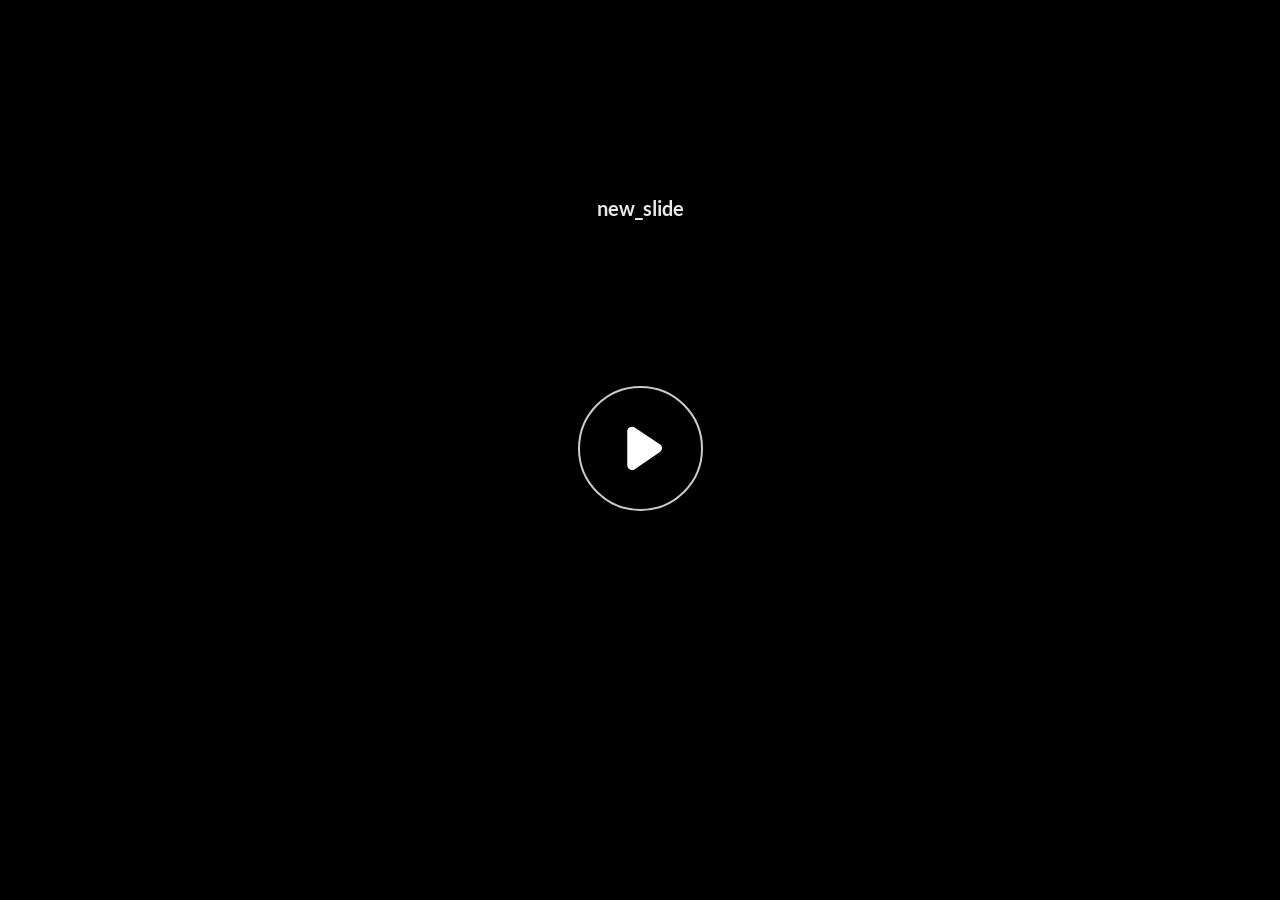
<file: ELCA/index.html>
﻿<!doctype html>
<html lang="en-US">
<head>
  <meta charset="utf-8">
  <!-- Created using Storyline 360 x64 - http://www.articulate.com  -->
  <!-- version: 3.118.37003.0 -->
  <title>new_slide</title>
  <meta http-equiv="x-ua-compatible" content="IE=edge"/>
  <meta name="viewport" content="width=device-width,initial-scale=1,user-scalable=no,shrink-to-fit=no,minimal-ui"/>
  <meta name="apple-mobile-web-app-capable" content="yes"/>
  <style>
    html, body { height: 100%; padding: 0; margin: 0 }
    #app { height: 100%; width: 100%; }
  </style>

  <script>
    window.DS = {};
    window.globals = {
      DATA_PATH_BASE: '',
      HAS_FRAME: true,
      HAS_SLIDE: true,

      lmsPresent: false,
      tinCanPresent: false,
      cmi5Present: false,
      aoSupport: false,
      scale: 'Scaled',
      captureRc: false,
      browserSize: 'optimal',
      bgColor: '#FFFFFF',
      features: 'DropInBase,JsInteractions,LoadPromiseUpgrade,Localization,LocalizationTimeline,MediaPromiseUpgrade,PlayerMemoryEnhancements,PlayerSizeOption,SlideLevelScale',
      themeName: 'unified',
      preloaderColor: '#8C8C8C',
      suppressAnalytics: false,
      productChannel: 'stable',
      publishSource: 'storyline',
      aid: 'aid|dfdf408f-d597-4349-b7f6-b63befe38650',
      cid: 'd3b87244-44ec-446e-882e-025e8b67870e',
      playerVersion: '3.118.37003.0',
      publishTimestamp: '2026-05-31T16:39:44.2518380Z',
      maxIosVideoElements: 10,
      connectionSettings: { message: 'You%20are%20offline.%20Trying%20to%20reconnect...', useDarkTheme: true, mode: 'disabled' },
      hasFeature: function(feature) {
        return this.features.split(',').includes(feature);
      },
      
      parseParams: function(qs) {
        if (window.globals.parsedParams != null) {
          return window.globals.parsedParams;
        }
        qs = (qs || window.location.search.substr(1)).split('+').join(' ');
        var params = {},
            tokens,
            re = /[?&]?([^=]+)=([^&]*)/g;

        while (tokens = re.exec(qs)) {
          params[decodeURIComponent(tokens[1]).trim()] =
            decodeURIComponent(tokens[2]).trim();
        }
        window.globals.parsedParams = params;
        return params;
      }

    };

    if (window.flagsUnderTest != null) {
      window.globals.features = window.flagsUnderTest.reduce((accum, feature) => {
        if (!accum.includes(feature)) {
          accum.push(feature);
        }
        return accum;
      }, window.globals.features.split(',')).join();
    }
  </script>
  <script>
    var isIe11 = ('ActiveXObject' in window || window.MSBlobBuilder != null)
      && window.msCrypto != null && !window.ActiveXObject;
    if (isIe11) {
      window.globals.unsupportedBrowser = true;
      document.write(atob('[base64]'));
    }
  </script>

  <script>
    if (window.globals.hasFeature('Localization')) {
      
      
    }
  </script>

  
  
  <script>window.THREE = { };</script>
  
</head>
<body style="background: #FFFFFF" class="cs-HTML theme-unified">
  <!-- 360 -->
  <script>!function(){var e,i=/iPhone/i,o=/iPod/i,n=/iPad/i,t=/\biOS-universal(?:.+)Mac\b/i,r=/\bAndroid(?:.+)Mobile\b/i,a=/Android/i,d=/(?:SD4930UR|\bSilk(?:.+)Mobile\b)/i,p=/Silk/i,l=/Windows Phone/i,u=/\bWindows(?:.+)ARM\b/i,b=/BlackBerry/i,s=/BB10/i,c=/Opera Mini/i,f=/\b(CriOS|Chrome)(?:.+)Mobile/i,h=/Mobile(?:.+)Firefox\b/i,v=function(e){return void 0!==e&&"MacIntel"===e.platform&&"number"==typeof e.maxTouchPoints&&e.maxTouchPoints>1&&"undefined"==typeof MSStream};e=function(e){var m={userAgent:"",platform:"",maxTouchPoints:0};e||"undefined"==typeof navigator?"string"==typeof e?m.userAgent=e:e&&e.userAgent&&(m={userAgent:e.userAgent,platform:e.platform,maxTouchPoints:e.maxTouchPoints||0}):m={userAgent:navigator.userAgent,platform:navigator.platform,maxTouchPoints:navigator.maxTouchPoints||0};var g=m.userAgent,y=g.split("[FBAN");void 0!==y[1]&&(g=y[0]),void 0!==(y=g.split("Twitter"))[1]&&(g=y[0]);var A=function(e){return function(i){return i.test(e)}}(g),w={apple:{phone:A(i)&&!A(l),ipod:A(o),tablet:!A(i)&&(A(n)||v(m))&&!A(l),universal:A(t),device:(A(i)||A(o)||A(n)||A(t)||v(m))&&!A(l)},amazon:{phone:A(d),tablet:!A(d)&&A(p),device:A(d)||A(p)},android:{phone:!A(l)&&A(d)||!A(l)&&A(r),tablet:!A(l)&&!A(d)&&!A(r)&&(A(p)||A(a)),device:!A(l)&&(A(d)||A(p)||A(r)||A(a))||A(/\bokhttp\b/i)},windows:{phone:A(l),tablet:A(u),device:A(l)||A(u)},other:{blackberry:A(b),blackberry10:A(s),opera:A(c),firefox:A(h),chrome:A(f),device:A(b)||A(s)||A(c)||A(h)||A(f)},any:!1,phone:!1,tablet:!1};return w.any=w.apple.device||w.android.device||w.windows.device||w.other.device,w.phone=w.apple.phone||w.android.phone||w.windows.phone,w.tablet=w.apple.tablet||w.android.tablet||w.windows.tablet,w}(),"object"==typeof exports&&"undefined"!=typeof module?module.exports=e:"function"==typeof define&&define.amd?define((function(){return e})):this.isMobile=e}();
    window.isMobile.apple.tablet = window.isMobile.apple.tablet ||
      (navigator.platform === 'MacIntel' && navigator.maxTouchPoints > 1);
    window.isMobile.apple.device = window.isMobile.apple.device || window.isMobile.apple.tablet;
    window.isMobile.tablet = window.isMobile.tablet || window.isMobile.apple.tablet;
    window.isMobile.any = window.isMobile.any || window.isMobile.apple.tablet;
  </script>

  <div id="focus-sink" tabindex="-1"></div>

  <div id="preso"></div>
  <script>
    (function() {

      var classTypes = [ 'desktop', 'mobile', 'phone', 'tablet' ];

      var addDeviceClasses = function(prefix, testObj) {
        var curr, i;
        for (i = 0; i < classTypes.length; i++) {
          curr = classTypes[i];
          if (testObj[curr]) {
            document.body.classList.add(prefix + curr);
          }
        }
      };

      var params = window.globals.parseParams(),
          isDevicePreview = params.devicepreview === '1',
          isPhoneOverride = params.deviceType === 'phone' || (isDevicePreview && params.phone == '1'),
          isTabletOverride = (params.deviceType === 'tablet' || isDevicePreview) && !isPhoneOverride,
          isMobileOverride = isPhoneOverride || isTabletOverride;

      var deviceView = {
        desktop: !window.isMobile.any && !isMobileOverride,
        mobile: window.isMobile.any || isMobileOverride,
        phone: isPhoneOverride || (window.isMobile.phone && !isTabletOverride),
        tablet: isTabletOverride || window.isMobile.tablet
      };

      window.globals.deviceView = deviceView;
      window.isMobile.desktop = !window.isMobile.any;
      window.isMobile.mobile = window.isMobile.any;

      addDeviceClasses('view-', deviceView);

    })();
  </script>
  
  <script src='story_content/triggers.js' type=text/javascript></script>
<script src='story_content/user.js' type=text/javascript></script>
  <div class="slide-loader"></div>

  <script>
    var doc = document, loader = doc.body.querySelector('.slide-loader'); [ 1, 2, 3 ].forEach(function(n) { var d = doc.createElement('div'); d.style.backgroundColor = window.globals.preloaderColor; d.classList.add('mobile-loader-dot'); d.classList.add('dot' + n); loader.appendChild(d); });
  </script>

  <div class="mobile-load-title-overlay" style="display: none">
    <div class="mobile-load-title">new_slide</div>
  </div>

  <div class="mobile-chrome-warning"></div>

  
<style>
  .warn-connection-dialog {
    display: none;
    background: transparent;
    pointer-events: all;
    position: fixed;
    left: 0;
    top: 0;
    width: 100%;
    height: 100%;
    z-index: 999;
  }

  .warn-connection-content {
    pointer-events: all;
    border-radius: 4px;
    background: white;
    border: 1px solid #E7E7E7;
    color: #333333;
    box-shadow: 0 2px 4px rgba(0, 0, 0, 0.25);
    transition: all 150ms ease-out;
    position: absolute;
    white-space: nowrap;
  }

  .view-phone.is-landscape .warn-connection-content {
    left: 23px;
    bottom: 23px;
  }

  .view-tablet.is-landscape .warn-connection-content {
    left: 50%;
    top: 20px;
    transform: translateX(-50%);
  }

  .view-mobile.is-portrait .warn-connection-content {
    transform: translate(-50%, calc(-100% - 15px));
  }

  .warn-connection-content p {
    display: inline-block;
    margin: 0 8px 0 0;
    line-height: 33px;
    font-size: 11px;
  }

  .warn-connection-content svg {
    position: relative;
    vertical-align: middle;
    margin: 0 2px 2px 8px;
  }

  .view-desktop .warn-connection-content {
    left: 1.5em;
    bottom: 1.5em;
  }

  .view-desktop .warn-connection-content p {
    font-size: 1.1em;
  }

  .is-offline .warn-connection-dialog {
    display: block;
  }

  .is-offline .cs-panel * {
    pointer-events: none !important;
  }

  .is-offline .cs-panel {
    pointer-events: all !important;
  }

  .is-offline #nav-controls * {
    pointer-events: none !important;
  }

  .is-offline #nav-controls {
    pointer-events: all !important;
  }
</style>

<div class="warn-connection-dialog" role="alertdialog" aria-modal="true" tabindex="0" aria-labelledby="warn-connection-message">
  <div class="warn-connection-content">
    <svg width="17" height="15" viewBox="0 0 17 15" xmlns="http://www.w3.org/2000/svg">
      <path fill="#8F0000" stroke="white" d="M16.07,12.98 L15.88,12.23 L9.51,1.21 C8.97,0.26,7.6,0.26,7.06,1.21 L0.69,12.23 C0.15,13.16,0.81,14.36,1.91,14.36 H14.65 C15.47,14.36,16.05,13.7,16.07,12.98 Z"/>
      <path fill="white" stroke="white" d="M8.58,5.5 C8.35,5.28,8.5,5.35,8.21,5.32 C8.09,5.35,7.97,5.49,7.96,5.67 C7.97,5.79,7.98,5.92,7.98,6.04 L7.98,6.04 C7.99,6.17,8,6.31,8.01,6.43 L8.01,6.44 C8.03,6.92,8.06,7.41,8.09,7.9 L8.09,7.9 C8.12,8.39,8.14,8.88,8.17,9.37 C8.17,9.39,8.18,9.42,8.2,9.44 C8.23,9.46,8.25,9.47,8.28,9.47 C8.31,9.47,8.34,9.46,8.35,9.44 C8.37,9.43,8.38,9.4,8.39,9.35 L8.39,9.34 C8.39,9.24,8.4,9.15,8.4,9.05 L8.4,9.05 C8.41,8.96,8.41,8.86,8.42,8.75 C8.43,8.44,8.45,8.12,8.47,7.81 L8.47,7.81 C8.49,7.49,8.51,7.18,8.53,6.87 C8.55,6.46,8.56,6.05,8.59,5.64 L8.6,5.62 C8.6,5.57,8.59,5.53,8.58,5.5 L8.21,5.32 Z"/>
      <circle fill="white" stroke="white" cx="8.3" cy="11.35" r="0.3"/>
    </svg>
    <p id="warn-connection-message">You are offline. Trying to reconnect...</p>
  </div>
</div>

<script>
  (function() {
    window.DS.connection = {
      warningShown: false,
      assets: {},
      loadingAssetGroup: false,
      retryDelay: 500
    };

    var connectionSettings = window.globals.connectionSettings || {};

    var useConnectionMessages = window.AbortController != null &&
      window.location.protocol != 'file:' &&
      connectionSettings.mode === 'normal';

    window.DS.connection.useConnectionMessages = useConnectionMessages;

    var assetCount = 0;
    var checkLoadedId;


    if (useConnectionMessages && connectionSettings != null) {
      var contentEl = document.querySelector('.warn-connection-content');
      var messageEl = contentEl.querySelector('p');

      if (connectionSettings.useDarkTheme) {
        contentEl.style.borderColor = '#BABBBA';
        contentEl.style.backgroundColor = '#282828';
        contentEl.style.color = '#FFFFFF';
      }

      if (connectionSettings.message != null) {
        messageEl.textContent = window.decodeURIComponent(connectionSettings.message);
      }
    }

    function checkAssetsReady() {
      for (var i in DS.connection.assets) {
        if (!DS.connection.assets[i].success) {
          return false;
        }
      }
      return true;
    }

    function stopAssetGroup() {
      if (!useConnectionMessages) { return; }

      assetCount = 0;

      DS.connection.oldAssetGroup = DS.connection.assets;
      DS.connection.assets = {};
      DS.connection.loadingAssetGroup = false;
      clearInterval(checkLoadedId);
    }

    function startAssetGroup() {
      if (!useConnectionMessages) { return; }
      var ticks = 0;
      clearInterval(checkLoadedId);
      checkLoadedId = setInterval(function() {
        var loaded = 0;
        if (assetCount === 0 && loaded === 0) {
          clearInterval(checkLoadedId);
          return;
        }

        for (var i in DS.connection.assets) {
          if (DS.connection.assets[i].success) {
            loaded++;
          }
        }

        if (assetCount === loaded && checkAssetsReady()) {
          for (var i in DS.connection.assets) {
            if (DS.connection.assets[i].action) {
              DS.connection.assets[i].action();
            }
          }
          hideWarning();
          stopAssetGroup();
        }
      }, 100)
    }

    function requiredAsset(url, action, retry, type) {
      if (!useConnectionMessages) { return; }
      if (DS.connection.assets[url]) { return; }

      DS.connection.assets[url] = {
        success: false, action: action, retry: retry, type: type
      };
      assetCount = Object.keys(DS.connection.assets).length;
      if (!DS.connection.loadingAssetGroup) {
        startAssetGroup();
      }
      DS.connection.loadingAssetGroup = true;
    }

    function assetLoaded(url) {
      if (!useConnectionMessages) { return; }
      if (DS.connection.assets[url]) {
        DS.connection.assets[url].success = true;
      }
    }

    function assetFailed(url) {
      if (!useConnectionMessages) { return; }
      if (!DS.connection.assets[url]) {
        if (/\.js$/.test(url) && url.indexOf('transcripts') === -1) {
          setTimeout(function() {
            if (DS.connection.lastSlideLoaded != null) {
              DS.connection.lastSlideLoaded();
            }
          }, DS.connection.retryDelay);
        }
        return;
      }
      if (!DS.connection.warningShown) { showWarning(); }
      if (DS.connection.assets[url].retry) {
        setTimeout(function() {
          if (!DS.connection.assets[url].success) {
            DS.connection.assets[url].retry()
          }
        }, DS.connection.retryDelay);
      }
    }

    function hideWarning() {
      document.body.classList.remove('is-offline');
      DS.connection.warningShown = false;
      enableKeys();
    }
    DS.connection.hideWarning = hideWarning

    function showWarning(btn) {
      document.body.classList.add('is-offline')
      DS.connection.warningShown = true;
      updateWarningPosition();
      disableKeys();
    }

    function updateWarningPosition() {
      if (!DS.connection.warningShown) {
        return;
      }

      var isPortrait = document.body.classList.contains('is-portrait');
      var isMobile = document.body.classList.contains('view-mobile');
      var warningEl = document.querySelector('.warn-connection-content');

      if (isPortrait && isMobile) {
        var slide = document.querySelector('.primary-slide');
        var slideRect = slide != null
          ? slide.getBoundingClientRect()
          : { top: window.innerHeight, left: 0, width: window.innerWidth };

        warningEl.style.top = `${slideRect.top}px`
        warningEl.style.left = `${slideRect.left + slideRect.width / 2}px`
      } else {
        warningEl.style.top = null;
        warningEl.style.left = null;
      }

      window.requestAnimationFrame(updateWarningPosition);
    }

    function onDisableKeyDown(e) {
      e.preventDefault();
      e.stopImmediatePropagation();
    }

    function onDisableKeyUp(e) {
      e.preventDefault();
      e.stopImmediatePropagation();
    }

    var accStyle = document.createElement('style');
    var warnDialogEl = document.querySelector('.warn-connection-dialog');

    function disableKeys() {
      if (DS.views && DS.views.nsStack && DS.views.nsStack.length === 1) {
        DS.views.nsStack[0].tabReachable = false
        DS.views.nsStack[0].updateTabIndex(true);
      }

      accStyle.innerHTML = '.acc-shadow-dom { display: none; }';
      document.body.appendChild(accStyle);

      warnDialogEl.parentNode.append(warnDialogEl);
      warnDialogEl.focus();
    }

    function enableKeys() {
      accStyle.remove();
      if (DS.views && DS.views.nsStack && DS.views.nsStack.length === 1 && DS.views.nsStack[0].name === '_frame') {
        DS.views.nsStack[0].tabReachable = true;
        DS.views.nsStack[0].updateTabIndex();
      }
    }

    // these will all be noops if the feature flag isn't set in
    // the data and `window.globals.features`
    DS.connection.requiredAsset = requiredAsset;
    DS.connection.assetLoaded = assetLoaded;
    DS.connection.assetFailed = assetFailed;
    DS.connection.stopAssetGroup = stopAssetGroup;
    DS.connection.startAssetGroup = startAssetGroup;
  })();
</script>


  <script>
    
    if (window.autoSpider && window.vInterfaceObject) {
      document.querySelector('.mobile-load-title-overlay').style.display = 'none';
    }
  </script>

  

  <link rel="stylesheet" href="html5/data/css/output.min.css" data-noprefix/>
</body>
<script src="html5/lib/scripts/bootstrapper.min.js"></script>
</html>
</file>
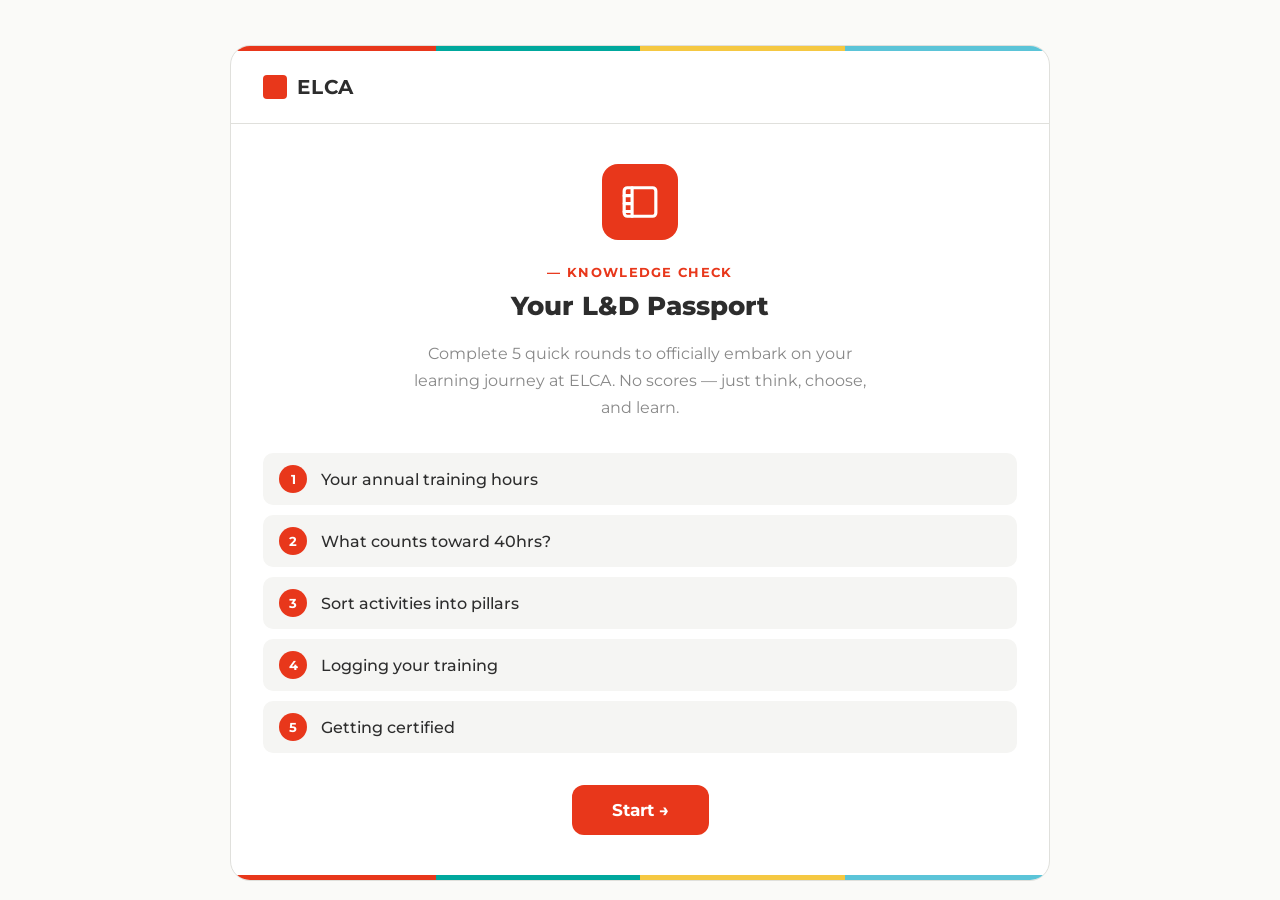
<file: elca_game.html>
<!DOCTYPE html>
<html lang="en">
<head>
<meta charset="UTF-8">
<meta name="viewport" content="width=device-width, initial-scale=1.0">
<title>ELCA L&D Passport</title>
<link href="https://fonts.googleapis.com/css2?family=Montserrat:wght@400;500;600;700;800&display=swap" rel="stylesheet">
<style>
*,*::before,*::after{box-sizing:border-box;margin:0;padding:0}
:root{--red:#E8371B;--teal:#00A89D;--yellow:#F5C842;--blue:#5BC4D8;--dark:#2D2D2D;--gray:#F5F5F3;--border:#E0E0DC;--text:#1A1A1A;--muted:#888}
html,body{width:100%;height:100%;font-family:'Montserrat',sans-serif;background:#FAFAF8;color:var(--text)}
body{display:flex;align-items:flex-start;justify-content:center;min-height:100vh;padding-top:5vh}
.container{width:90%;max-width:820px;background:white;border:0.5px solid var(--border);border-radius:20px;overflow:hidden;position:relative}
.top-bar,.bottom-bar{height:5px;display:flex}
.top-bar div,.bottom-bar div{flex:1}
.tb1{background:var(--red)}.tb2{background:var(--teal)}.tb3{background:var(--yellow)}.tb4{background:var(--blue)}
.header{display:flex;align-items:center;justify-content:space-between;padding:1.5rem 2rem;border-bottom:0.5px solid var(--border)}
.logo{display:flex;align-items:center;gap:10px}
.logo-sq{width:24px;height:24px;background:var(--red);border-radius:4px}
.logo-text{font-size:20px;font-weight:700;color:var(--dark);letter-spacing:.04em}
.stamps{display:flex;gap:10px;align-items:center}
.stamp{width:40px;height:40px;border-radius:50%;border:1.5px solid var(--border);display:flex;align-items:center;justify-content:center;font-size:15px;font-weight:600;color:var(--muted);transition:all .3s ease}
.stamp.done{border-color:var(--red);background:#FEF0ED;color:var(--red)}
.stamp.active{border-color:var(--teal);background:#E6F7F6;color:var(--teal)}
.stamp svg{width:18px;height:18px}
.content{padding:2rem}
.passport-progress{background:var(--gray);border-radius:14px;padding:1.25rem 1.5rem;margin-bottom:1.75rem}
.progress-label{font-size:13px;color:var(--muted);text-transform:uppercase;letter-spacing:.1em;font-weight:600;margin-bottom:12px}
.progress-dots{display:flex;gap:8px}
.progress-dot{flex:1;height:6px;border-radius:3px;background:var(--border);transition:background .4s ease}
.progress-dot.done{background:var(--red)}
.progress-dot.active{background:var(--teal)}
.round-tag{font-size:13px;font-weight:700;color:var(--red);letter-spacing:.1em;text-transform:uppercase;margin-bottom:10px}
.question{font-size:22px;font-weight:700;color:var(--dark);line-height:1.4;margin-bottom:1.75rem}
.options{display:flex;flex-direction:column;gap:10px;margin-bottom:1.75rem}
.option{padding:16px 20px;border:1px solid var(--border);border-radius:12px;cursor:pointer;font-size:16px;font-weight:500;color:var(--text);background:white;display:flex;align-items:center;gap:14px;transition:all .15s ease;user-select:none}
.option:hover{border-color:#ccc;background:var(--gray)}
.option.selected{border-color:var(--teal);background:#E6F7F6;color:#085041}
.option.correct{border-color:var(--teal);background:#E6F7F6;color:#085041}
.option.wrong{border-color:var(--red);background:#FEF0ED;color:#993C1D}
.option-key{width:28px;height:28px;border-radius:50%;border:1px solid var(--border);display:flex;align-items:center;justify-content:center;font-size:13px;font-weight:700;flex-shrink:0;color:var(--muted)}
.option.selected .option-key{border-color:var(--teal);color:var(--teal)}
.option.correct .option-key{border-color:var(--teal);color:var(--teal);background:#C0EDE9}
.option.wrong .option-key{border-color:var(--red);color:var(--red);background:#FDDDD8}
.yn-grid{display:flex;flex-direction:column;gap:10px;margin-bottom:1.75rem}
.yn-row{display:flex;align-items:center;justify-content:space-between;padding:14px 18px;border:1px solid var(--border);border-radius:12px;gap:14px;transition:all .2s}
.yn-row-name{font-size:16px;font-weight:600;color:var(--text);flex:1}
.yn-row-btns{display:flex;gap:8px;flex-shrink:0}
.yn-pill{padding:8px 18px;border-radius:20px;font-size:14px;font-weight:700;cursor:pointer;border:1.5px solid var(--border);background:white;color:var(--muted);transition:all .15s;font-family:'Montserrat',sans-serif}
.yn-pill.yes-pill:hover{border-color:var(--teal);color:var(--teal);background:#E6F7F6}
.yn-pill.no-pill:hover{border-color:var(--red);color:var(--red);background:#FEF0ED}
.yn-pill.sel-yes{border-color:var(--teal);color:var(--teal);background:#E6F7F6}
.yn-pill.sel-no{border-color:var(--red);color:var(--red);background:#FEF0ED}
.yn-row.revealed-correct{border-color:var(--teal);background:#F0FBF9}
.yn-row.revealed-wrong{border-color:var(--red);background:#FEF4F2}
.yn-feedback{font-size:13px;margin-top:5px;display:none}
.yn-feedback.show{display:block}
.yn-feedback.fb-correct{color:#0F6E56}
.yn-feedback.fb-wrong{color:#993C1D}
.sort-wrap{margin-bottom:1.75rem}
.sort-pool{display:flex;flex-wrap:wrap;gap:10px;padding:1.25rem;background:var(--gray);border-radius:12px;margin-bottom:1.25rem;min-height:64px;transition:background .15s}
.sort-pool.drag-over-zone{background:#E6F7F6}
.sort-chip{padding:9px 16px;border-radius:20px;background:white;border:1px solid var(--border);font-size:14px;font-weight:600;cursor:grab;color:var(--text);transition:all .15s;user-select:none;display:inline-block}
.sort-chip:hover{border-color:var(--dark)}
.sort-chip.dragging{opacity:.35;cursor:grabbing}
.sort-columns{display:grid;grid-template-columns:1fr 1fr 1fr;gap:12px}
.sort-col{border:2px dashed var(--border);border-radius:12px;padding:14px;min-height:120px;transition:all .15s}
.sort-col.drag-over-zone{background:#F0FBF9;border-color:var(--teal);border-style:solid}
.sort-col-header{font-size:13px;font-weight:700;text-transform:uppercase;letter-spacing:.08em;margin-bottom:10px;text-align:center}
.sort-col.formal .sort-col-header{color:var(--teal)}
.sort-col.informal .sort-col-header{color:var(--blue)}
.sort-col.development .sort-col-header{color:#BA7517}
.sort-col.formal{border-color:#9FE1CB}
.sort-col.informal{border-color:#B5D4F4}
.sort-col.development{border-color:#FAC775}
.sort-dropped{display:flex;flex-direction:column;gap:6px}
.sort-dropped-chip{padding:7px 12px;border-radius:8px;font-size:13px;font-weight:600;text-align:center;cursor:grab;user-select:none;transition:opacity .15s}
.sort-dropped-chip:hover{opacity:.7}
.sort-dropped-chip.dragging{opacity:.35;cursor:grabbing}
.sort-col.formal .sort-dropped-chip{background:#E1F5EE;color:#085041}
.sort-col.informal .sort-dropped-chip{background:#E6F1FB;color:#0C447C}
.sort-col.development .sort-dropped-chip{background:#FAEEDA;color:#633806}
.sort-instruction{font-size:14px;color:var(--muted);margin-bottom:12px}
.reveal{background:#F0FBF9;border-radius:0 12px 12px 0;border-left:3px solid var(--teal);padding:14px 18px;margin-bottom:1.75rem;font-size:15px;line-height:1.6;color:var(--dark);display:none}
.reveal.show{display:block}
.reveal-label{font-size:12px;font-weight:700;color:#0F6E56;text-transform:uppercase;letter-spacing:.08em;margin-bottom:6px}
.btn-row{display:flex;gap:12px}
.btn-submit{background:var(--red);color:white;border:none;padding:14px 32px;border-radius:12px;font-size:16px;font-weight:700;cursor:pointer;font-family:'Montserrat',sans-serif;transition:opacity .15s}
.btn-submit:hover{opacity:.9}
.btn-next{background:var(--gray);color:var(--text);border:1px solid var(--border);padding:14px 32px;border-radius:12px;font-size:16px;font-weight:700;cursor:pointer;display:none;font-family:'Montserrat',sans-serif}
.btn-next:hover{background:#ECECEA}
.stamp-overlay{position:absolute;inset:0;background:rgba(255,255,255,.93);display:flex;flex-direction:column;align-items:center;justify-content:center;z-index:100;opacity:0;pointer-events:none;transition:opacity .25s}
.stamp-overlay.show{opacity:1;pointer-events:all}
.stamp-big{width:120px;height:120px;border-radius:50%;border:6px solid var(--red);background:#FEF0ED;display:flex;align-items:center;justify-content:center;transform:scale(0) rotate(-15deg);transition:transform .45s cubic-bezier(.34,1.56,.64,1)}
.stamp-overlay.show .stamp-big{transform:scale(1) rotate(-8deg)}
.stamp-big svg{width:60px;height:60px;color:var(--red)}
.stamp-round-label{margin-top:1.5rem;font-size:18px;font-weight:700;color:var(--dark);opacity:0;transition:opacity .3s .35s}
.stamp-overlay.show .stamp-round-label{opacity:1}
.stamp-sub{font-size:15px;color:var(--muted);margin-top:6px;opacity:0;transition:opacity .3s .45s}
.stamp-overlay.show .stamp-sub{opacity:1}
.final-screen{padding:3rem 2rem;text-align:center;display:none}
.final-screen.show{display:block}
.final-passport{width:96px;height:96px;background:var(--red);border-radius:16px;margin:0 auto 1.75rem;display:flex;align-items:center;justify-content:center}
.final-passport svg{width:48px;height:48px}
.final-title{font-size:28px;font-weight:800;color:var(--dark);margin-bottom:1rem;line-height:1.3}
.final-sub{font-size:17px;color:var(--muted);line-height:1.6;margin-bottom:1.75rem;max-width:500px;margin-left:auto;margin-right:auto}
.final-stamps{display:flex;gap:12px;justify-content:center;margin-bottom:1.75rem}
.final-stamp{width:52px;height:52px;border-radius:50%;background:#FEF0ED;border:2px solid var(--red);display:flex;align-items:center;justify-content:center;color:var(--red)}
.final-stamp svg{width:24px;height:24px}
.final-tagline{font-size:14px;color:var(--muted);text-transform:uppercase;letter-spacing:.1em;font-weight:600;margin-bottom:1.75rem}
.btn-review{background:white;color:var(--dark);border:1.5px solid var(--border);padding:14px 32px;border-radius:12px;font-size:16px;font-weight:700;cursor:pointer;font-family:'Montserrat',sans-serif}
.btn-review:hover{background:var(--gray)}
.review-screen{padding:2rem;display:none}
.review-screen.show{display:block}
.review-title{font-size:22px;font-weight:800;color:var(--dark);margin-bottom:1.5rem}
.review-item{margin-bottom:1.5rem;padding-bottom:1.5rem;border-bottom:0.5px solid var(--border)}
.review-item:last-child{border-bottom:none}
.review-round{font-size:12px;font-weight:700;color:var(--red);text-transform:uppercase;letter-spacing:.08em;margin-bottom:5px}
.review-q{font-size:16px;font-weight:600;color:var(--dark);margin-bottom:8px;line-height:1.4}
.review-a{font-size:15px;color:#0F6E56;background:#F0FBF9;border-left:3px solid var(--teal);padding:10px 14px;border-radius:0 10px 10px 0;line-height:1.5}
.btn-back{background:var(--gray);color:var(--text);border:1px solid var(--border);padding:12px 28px;border-radius:12px;font-size:15px;font-weight:700;cursor:pointer;font-family:'Montserrat',sans-serif;margin-top:1.25rem}
.btn-back:hover{background:#ECECEA}
.intro-screen{padding:2.5rem 2rem;text-align:center}
.intro-icon{width:76px;height:76px;background:var(--red);border-radius:16px;margin:0 auto 1.5rem;display:flex;align-items:center;justify-content:center}
.intro-icon svg{width:38px;height:38px}
.intro-label{font-size:13px;font-weight:700;color:var(--red);text-transform:uppercase;letter-spacing:.1em;margin-bottom:10px}
.intro-title{font-size:26px;font-weight:800;color:var(--dark);margin-bottom:1rem;line-height:1.3}
.intro-sub{font-size:16px;color:var(--muted);line-height:1.7;margin-bottom:2rem;max-width:460px;margin-left:auto;margin-right:auto}
.intro-rounds{display:flex;flex-direction:column;gap:10px;margin-bottom:2rem;text-align:left}
.intro-round{display:flex;align-items:center;gap:14px;padding:12px 16px;background:var(--gray);border-radius:10px;font-size:16px;color:var(--dark);font-weight:500}
.intro-num{width:28px;height:28px;border-radius:50%;background:var(--red);color:white;font-size:13px;font-weight:700;display:flex;align-items:center;justify-content:center;flex-shrink:0}
.btn-start{background:var(--red);color:white;border:none;padding:15px 40px;border-radius:12px;font-size:17px;font-weight:700;cursor:pointer;font-family:'Montserrat',sans-serif}
.btn-start:hover{opacity:.9}
</style>
</head>
<body>
<div class="container" id="app">
  <div class="top-bar"><div class="tb1"></div><div class="tb2"></div><div class="tb3"></div><div class="tb4"></div></div>
  <div class="header">
    <div class="logo"><div class="logo-sq"></div><div class="logo-text">ELCA</div></div>
    <div class="stamps" id="stamps-header" style="display:none">
      <div class="stamp" id="s1">1</div><div class="stamp" id="s2">2</div><div class="stamp" id="s3">3</div><div class="stamp" id="s4">4</div><div class="stamp" id="s5">5</div>
    </div>
  </div>
  <div class="stamp-overlay" id="stamp-overlay">
    <div class="stamp-big"><svg viewBox="0 0 24 24" fill="none" stroke="currentColor" stroke-width="2.5" stroke-linecap="round" stroke-linejoin="round"><polyline points="20 6 9 17 4 12"/></svg></div>
    <div class="stamp-round-label" id="stamp-label">Round 1 complete!</div>
    <div class="stamp-sub">Passport stamped</div>
  </div>
  <div class="intro-screen" id="screen-intro">
    <div class="intro-icon"><svg viewBox="0 0 24 24" fill="none" stroke="white" stroke-width="2" stroke-linecap="round" stroke-linejoin="round"><rect x="2" y="3" width="20" height="18" rx="2"/><path d="M7 3v18M2 8h5M2 13h5M2 18h5"/></svg></div>
    <div class="intro-label">— Knowledge check</div>
    <div class="intro-title">Your L&D Passport</div>
    <div class="intro-sub">Complete 5 quick rounds to officially embark on your learning journey at ELCA. No scores — just think, choose, and learn.</div>
    <div class="intro-rounds">
      <div class="intro-round"><div class="intro-num">1</div>Your annual training hours</div>
      <div class="intro-round"><div class="intro-num">2</div>What counts toward 40hrs?</div>
      <div class="intro-round"><div class="intro-num">3</div>Sort activities into pillars</div>
      <div class="intro-round"><div class="intro-num">4</div>Logging your training</div>
      <div class="intro-round"><div class="intro-num">5</div>Getting certified</div>
    </div>
    <button class="btn-start" onclick="startGame()">Start →</button>
  </div>
  <div class="content" id="screen-game" style="display:none">
    <div class="passport-progress">
      <div class="progress-label" id="progress-label">Round 1 of 5</div>
      <div class="progress-dots"><div class="progress-dot active" id="pd1"></div><div class="progress-dot" id="pd2"></div><div class="progress-dot" id="pd3"></div><div class="progress-dot" id="pd4"></div><div class="progress-dot" id="pd5"></div></div>
    </div>
    <div id="round-content"></div>
  </div>
  <div class="final-screen" id="screen-final">
    <div class="final-passport"><svg viewBox="0 0 24 24" fill="none" stroke="white" stroke-width="2" stroke-linecap="round" stroke-linejoin="round"><path d="M20 12V22H4V2h11"/><path d="m9 11 3 3L22 4"/></svg></div>
    <div class="final-title">Your L&D Passport is stamped.</div>
    <div class="final-sub">You're officially ready to learn at ELCA. You know your budget, your options, and exactly what to do when you're ready to grow.</div>
    <div class="final-stamps">
      <div class="final-stamp"><svg viewBox="0 0 24 24" fill="none" stroke="currentColor" stroke-width="2.5" stroke-linecap="round" stroke-linejoin="round"><polyline points="20 6 9 17 4 12"/></svg></div>
      <div class="final-stamp"><svg viewBox="0 0 24 24" fill="none" stroke="currentColor" stroke-width="2.5" stroke-linecap="round" stroke-linejoin="round"><polyline points="20 6 9 17 4 12"/></svg></div>
      <div class="final-stamp"><svg viewBox="0 0 24 24" fill="none" stroke="currentColor" stroke-width="2.5" stroke-linecap="round" stroke-linejoin="round"><polyline points="20 6 9 17 4 12"/></svg></div>
      <div class="final-stamp"><svg viewBox="0 0 24 24" fill="none" stroke="currentColor" stroke-width="2.5" stroke-linecap="round" stroke-linejoin="round"><polyline points="20 6 9 17 4 12"/></svg></div>
      <div class="final-stamp"><svg viewBox="0 0 24 24" fill="none" stroke="currentColor" stroke-width="2.5" stroke-linecap="round" stroke-linejoin="round"><polyline points="20 6 9 17 4 12"/></svg></div>
    </div>
    <div class="final-tagline">We make it work — ELCA</div>
    <button class="btn-review" onclick="showReview()">Review answers →</button>
  </div>
  <div class="review-screen" id="screen-review">
    <div class="review-title">Answer review</div>
    <div class="review-item"><div class="review-round">Round 1 — Your training budget</div><div class="review-q">How many training hours does ELCA sponsor per employee per year?</div><div class="review-a">40 hours per headcount per year. Total company-wide: 16,000 hours (~400 employees), planned and monitored by L&D.</div></div>
    <div class="review-item"><div class="review-round">Round 2 — What counts toward 40hrs?</div><div class="review-q">Which activities count toward your 40hr budget?</div><div class="review-a">Counts ✓: Internal Training, External Training, Self-training Roadmap, Online learning via 3rd party. Does NOT count ✗: Boost Up Programs (sponsored separately), Certifications.</div></div>
    <div class="review-item"><div class="review-round">Round 3 — Sort into pillars</div><div class="review-q">Which activity belongs in which pillar?</div><div class="review-a">Formal: Internal Training, External Training, Self-training Roadmap, Boost Up Programs. Informal: LinkedIn Learning, Pluralsight, GoFluent, Bookboon. Development: Certifications, Competitions, Expert Activities.</div></div>
    <div class="review-item"><div class="review-round">Round 4 — Logging your training</div><div class="review-q">You just completed an internal training. What should you do next?</div><div class="review-a">Log it in Vertec using code 2223-103-31. Every training must be logged with the correct Vertec code. Use the Confluence reference link if unsure.</div></div>
    <div class="review-item"><div class="review-round">Round 5 — Getting certified</div><div class="review-q">You want L&D to cover your certification fees. What's your first step?</div><div class="review-a">Register with XC and make sure your name is on the list BEFORE getting certified. Order: Register with XC → Get certified → Submit payment request + certification to L&D.</div></div>
    <button class="btn-back" onclick="backToFinal()">← Back</button>
  </div>
  <div class="bottom-bar"><div class="tb1"></div><div class="tb2"></div><div class="tb3"></div><div class="tb4"></div></div>
</div>
<script>
var currentRound=0,selectedOption=null,selectedCorrect=false,dragIdx=null;
var ynActivities=[
  {name:"Internal Training",counts:true},
  {name:"External Training",counts:true},
  {name:"Self-training Roadmap",counts:true},
  {name:"Online learning via 3rd party",counts:true},
  {name:"Boost Up Programs",counts:false},
  {name:"Certifications",counts:false}
];
var ynAnswers={};
var sortActivities=[
  {name:"Internal Training",pillar:"formal"},
  {name:"External Training",pillar:"formal"},
  {name:"Self-training Roadmap",pillar:"formal"},
  {name:"Boost Up Programs",pillar:"formal"},
  {name:"LinkedIn Learning",pillar:"informal"},
  {name:"Pluralsight",pillar:"informal"},
  {name:"GoFluent",pillar:"informal"},
  {name:"Bookboon",pillar:"informal"},
  {name:"Certifications",pillar:"development"},
  {name:"Competitions",pillar:"development"},
  {name:"Expert Activities",pillar:"development"}
];
var sortPlaced={};
function startGame(){
  document.getElementById('screen-intro').style.display='none';
  document.getElementById('screen-game').style.display='block';
  document.getElementById('stamps-header').style.display='flex';
  showRound(1);
}
function updateProgress(n){
  document.getElementById('progress-label').textContent='Round '+n+' of 5';
  for(var i=1;i<=5;i++){
    var dot=document.getElementById('pd'+i);
    dot.className='progress-dot';
    if(i<n)dot.classList.add('done');
    else if(i===n)dot.classList.add('active');
    var st=document.getElementById('s'+i);
    st.className='stamp';
    if(i<n){st.classList.add('done');st.innerHTML='<svg viewBox="0 0 24 24" fill="none" stroke="currentColor" stroke-width="2.5" stroke-linecap="round" stroke-linejoin="round"><polyline points="20 6 9 17 4 12"/></svg>';}
    else if(i===n)st.classList.add('active');
    else st.textContent=i;
  }
}
function showStampThen(n,cb){
  var o=document.getElementById('stamp-overlay');
  document.getElementById('stamp-label').textContent='Round '+n+' complete!';
  o.classList.add('show');
  setTimeout(function(){o.classList.remove('show');setTimeout(cb,300);},1500);
}
function goNext(c,n){showStampThen(c,function(){if(n==='final')showFinal();else showRound(n);});}
function showRound(n){
  currentRound=n;updateProgress(n);selectedOption=null;selectedCorrect=false;
  var c=document.getElementById('round-content');
  if(n===1){
    c.innerHTML='<div class="round-tag">— Round 1 · Your training budget</div><div class="question">How many training hours does ELCA sponsor per employee per year?</div><div class="options" id="opts"><div class="option" onclick="pickOpt(this,false)"><div class="option-key">A</div>20 hours</div><div class="option" onclick="pickOpt(this,false)"><div class="option-key">B</div>30 hours</div><div class="option" onclick="pickOpt(this,true)"><div class="option-key">C</div>40 hours</div><div class="option" onclick="pickOpt(this,false)"><div class="option-key">D</div>60 hours</div></div><div class="reveal" id="reveal"><div class="reveal-label">Good to know</div>ELCA sponsors 40 hours of training per employee per year — that\'s your personal learning budget. Total company-wide: 16,000 hours, planned and monitored by L&D.</div><div class="btn-row"><button class="btn-submit" id="btn-sub" onclick="submitMC(1,2)">Submit</button><button class="btn-next" id="btn-nxt" onclick="goNext(1,2)">Next round →</button></div>';
  }
  else if(n===2){ynAnswers={};renderYN2(c);}
  else if(n===3){sortPlaced={};renderSort(c);}
  else if(n===4){
    c.innerHTML='<div class="round-tag">— Round 4 · Logging your training</div><div class="question">You just completed an internal training. What should you do next?</div><div class="options" id="opts"><div class="option" onclick="pickOpt(this,false)"><div class="option-key">A</div>Email your manager to inform them</div><div class="option" onclick="pickOpt(this,true)"><div class="option-key">B</div>Log it in Vertec using the correct code (2223-103-31)</div><div class="option" onclick="pickOpt(this,false)"><div class="option-key">C</div>Nothing — L&D will track it automatically</div><div class="option" onclick="pickOpt(this,false)"><div class="option-key">D</div>Add it to your LinkedIn profile</div></div><div class="reveal" id="reveal"><div class="reveal-label">Good to know</div>Every training must be logged in Vertec with the correct code. For internal training, that\'s <strong>2223-103-31</strong>. Not sure which code? The reference link is on your Confluence page.</div><div class="btn-row"><button class="btn-submit" id="btn-sub" onclick="submitMC(4,5)">Submit</button><button class="btn-next" id="btn-nxt" onclick="goNext(4,5)">Next round →</button></div>';
  }
  else if(n===5){
    c.innerHTML='<div class="round-tag">— Round 5 · Getting certified</div><div class="question">You want L&D to cover your certification fees. What\'s your very first step?</div><div class="options" id="opts"><div class="option" onclick="pickOpt(this,false)"><div class="option-key">A</div>Submit a payment request to L&D</div><div class="option" onclick="pickOpt(this,false)"><div class="option-key">B</div>Get certified first, then register</div><div class="option" onclick="pickOpt(this,true)"><div class="option-key">C</div>Register with XC — make sure your name is on the list</div><div class="option" onclick="pickOpt(this,false)"><div class="option-key">D</div>Contact GoFluent for support</div></div><div class="reveal" id="reveal"><div class="reveal-label">Important!</div>Your name MUST be on the XC list before you get certified — otherwise you cannot claim back the fees. Order: Register with XC → Get certified → Submit payment request + certification to L&D.</div><div class="btn-row"><button class="btn-submit" id="btn-sub" onclick="submitMC(5,\'final\')">Submit</button><button class="btn-next" id="btn-nxt" onclick="goNext(5,\'final\')">Complete passport →</button></div>';
  }
}
function pickOpt(el,correct){
  if(document.getElementById('reveal').classList.contains('show'))return;
  document.querySelectorAll('#opts .option').forEach(o=>o.classList.remove('selected'));
  el.classList.add('selected');selectedOption=el;selectedCorrect=correct;
}
function submitMC(completed,next){
  if(!selectedOption)return;
  document.querySelectorAll('#opts .option').forEach(o=>o.style.pointerEvents='none');
  selectedOption.classList.remove('selected');
  selectedOption.classList.add(selectedCorrect?'correct':'wrong');
  if(!selectedCorrect){document.querySelectorAll('#opts .option').forEach(o=>{if(o.getAttribute('onclick')&&o.getAttribute('onclick').includes(',true)'))o.classList.add('correct');});}
  document.getElementById('reveal').classList.add('show');
  document.getElementById('btn-sub').style.display='none';
  document.getElementById('btn-nxt').style.display='block';
}
function renderYN2(c){
  var rows=ynActivities.map(function(item,i){
    return '<div class="yn-row" id="ynrow-'+i+'"><div><div class="yn-row-name">'+item.name+'</div><div class="yn-feedback" id="ynfb-'+i+'"></div></div><div class="yn-row-btns"><button class="yn-pill yes-pill" id="ynyes-'+i+'" onclick="selectYN('+i+',true)">Yes</button><button class="yn-pill no-pill" id="ynno-'+i+'" onclick="selectYN('+i+',false)">No</button></div></div>';
  }).join('');
  c.innerHTML='<div class="round-tag">— Round 2 · Counts toward 40hrs?</div><div class="question">Which activities count toward your 40-hour learning budget?</div><div class="yn-grid" id="yn-grid">'+rows+'</div><div class="reveal" id="reveal-yn"><div class="reveal-label">Summary</div>Counts ✓: Internal Training, External Training, Self-training Roadmap, Online learning via 3rd party. Does NOT count ✗: Boost Up Programs (sponsored separately) and Certifications.</div><div class="btn-row"><button class="btn-submit" id="btn-yn-sub" onclick="submitYN2()">Submit</button><button class="btn-next" id="btn-yn-nxt" onclick="goNext(2,3)">Next round →</button></div>';
}
function selectYN(i,answer){
  if(document.getElementById('reveal-yn').classList.contains('show'))return;
  ynAnswers[i]=answer;
  document.getElementById('ynyes-'+i).className='yn-pill yes-pill'+(answer===true?' sel-yes':'');
  document.getElementById('ynno-'+i).className='yn-pill no-pill'+(answer===false?' sel-no':'');
}
function submitYN2(){
  var allAnswered=ynActivities.every(function(_,i){return ynAnswers[i]!==undefined;});
  if(!allAnswered){alert('Please answer all 6 activities before submitting.');return;}
  ynActivities.forEach(function(item,i){
    var correct=(ynAnswers[i]===item.counts);
    var row=document.getElementById('ynrow-'+i);
    var fb=document.getElementById('ynfb-'+i);
    document.getElementById('ynyes-'+i).style.pointerEvents='none';
    document.getElementById('ynno-'+i).style.pointerEvents='none';
    if(correct){row.classList.add('revealed-correct');fb.className='yn-feedback show fb-correct';fb.textContent='Correct! '+(item.counts?'This counts toward your 40hrs.':'This does not count toward 40hrs.');}
    else{row.classList.add('revealed-wrong');fb.className='yn-feedback show fb-wrong';fb.textContent='Not quite. '+(item.counts?'This actually counts toward your 40hrs.':'This actually does NOT count toward your 40hrs.');if(item.counts)document.getElementById('ynyes-'+i).className='yn-pill yes-pill sel-yes';else document.getElementById('ynno-'+i).className='yn-pill no-pill sel-no';}
  });
  document.getElementById('reveal-yn').classList.add('show');
  document.getElementById('btn-yn-sub').style.display='none';
  document.getElementById('btn-yn-nxt').style.display='block';
}
function renderSort(c){
  var poolHTML=sortActivities.map(function(a,i){return '<div class="sort-chip" id="chip-'+i+'" draggable="true" data-idx="'+i+'">'+a.name+'</div>';}).join('');
  c.innerHTML='<div class="round-tag">— Round 3 · Sort into pillars</div><div class="question">Drag each activity into the correct learning pillar.</div><div class="sort-instruction">Drag from the pool into a pillar. Drag back to the pool to undo.</div><div class="sort-wrap"><div class="sort-pool" id="sort-pool">'+poolHTML+'</div><div class="sort-columns"><div class="sort-col formal" id="zone-formal"><div class="sort-col-header">Formal</div><div class="sort-dropped" id="col-formal"></div></div><div class="sort-col informal" id="zone-informal"><div class="sort-col-header">Informal</div><div class="sort-dropped" id="col-informal"></div></div><div class="sort-col development" id="zone-development"><div class="sort-col-header">Development</div><div class="sort-dropped" id="col-development"></div></div></div></div><div class="reveal" id="reveal-sort"></div><div class="btn-row"><button class="btn-submit" id="btn-sort-sub" onclick="submitSort()">Check answers</button><button class="btn-next" id="btn-sort-nxt" onclick="goNext(3,4)">Next round →</button></div>';
  initDragDrop();
}
function initDragDrop(){
  document.querySelectorAll('.sort-chip').forEach(function(chip){
    chip.addEventListener('dragstart',function(e){dragIdx=parseInt(this.dataset.idx);e.dataTransfer.effectAllowed='move';e.dataTransfer.setData('text/plain',String(dragIdx));var s=this;setTimeout(function(){s.classList.add('dragging');},0);});
    chip.addEventListener('dragend',function(){this.classList.remove('dragging');});
  });
  function setupZone(id,pillar){
    var z=document.getElementById(id);
    z.addEventListener('dragover',function(e){e.preventDefault();e.stopPropagation();e.dataTransfer.dropEffect='move';z.classList.add('drag-over-zone');});
    z.addEventListener('dragleave',function(e){if(!z.contains(e.relatedTarget))z.classList.remove('drag-over-zone');});
    z.addEventListener('drop',function(e){e.preventDefault();e.stopPropagation();z.classList.remove('drag-over-zone');var idx=parseInt(e.dataTransfer.getData('text/plain'));if(!isNaN(idx))moveChip(idx,pillar);});
  }
  setupZone('sort-pool','pool');
  setupZone('zone-formal','formal');
  setupZone('zone-informal','informal');
  setupZone('zone-development','development');
}
function moveChip(idx,pillar){
  var activity=sortActivities[idx];
  var oldEl=document.querySelector('[data-idx="'+idx+'"]');
  if(oldEl)oldEl.remove();
  delete sortPlaced[idx];
  if(pillar==='pool'){
    var pool=document.getElementById('sort-pool');
    var chip=document.createElement('div');
    chip.className='sort-chip';chip.setAttribute('draggable','true');chip.dataset.idx=idx;chip.textContent=activity.name;
    chip.addEventListener('dragstart',function(e){dragIdx=parseInt(this.dataset.idx);e.dataTransfer.effectAllowed='move';e.dataTransfer.setData('text/plain',String(dragIdx));var s=this;setTimeout(function(){s.classList.add('dragging');},0);});
    chip.addEventListener('dragend',function(){this.classList.remove('dragging');});
    pool.appendChild(chip);
  } else {
    sortPlaced[idx]=pillar;
    var col=document.getElementById('col-'+pillar);
    var dropped=document.createElement('div');
    dropped.className='sort-dropped-chip';dropped.setAttribute('draggable','true');dropped.dataset.idx=idx;dropped.textContent=activity.name;
    dropped.addEventListener('dragstart',function(e){dragIdx=parseInt(this.dataset.idx);e.dataTransfer.effectAllowed='move';e.dataTransfer.setData('text/plain',String(dragIdx));var s=this;setTimeout(function(){s.classList.add('dragging');},0);});
    dropped.addEventListener('dragend',function(){this.classList.remove('dragging');});
    col.appendChild(dropped);
  }
}
function submitSort(){
  var correct=0;
  sortActivities.forEach(function(a,i){if(sortPlaced[i]===a.pillar)correct++;});
  var rv=document.getElementById('reveal-sort');
  var pillars=[{key:'formal',label:'Formal Trainings',color:'#00A89D',bg:'#E1F5EE',text:'#085041'},{key:'informal',label:'Informal Learning',color:'#5BC4D8',bg:'#E6F1FB',text:'#0C447C'},{key:'development',label:'Development',color:'#F5C842',bg:'#FAEEDA',text:'#633806'}];
  var scoreMsg=correct===sortActivities.length?'<div style="font-size:15px;color:#0F6E56;font-weight:600;margin-bottom:12px;">Perfect! All '+correct+' sorted correctly.</div>':'<div style="font-size:15px;color:#993C1D;font-weight:600;margin-bottom:12px;">You got '+correct+' of '+sortActivities.length+' correct. Here\'s the correct answer:</div>';
  var cols=pillars.map(function(p){
    var items=sortActivities.map(function(a,i){
      if(a.pillar!==p.key)return '';
      var wasWrong=sortPlaced[i]!==p.key;
      var dot=wasWrong?'<span style="color:#E8371B;font-size:13px;margin-right:5px;">✗</span>':'<span style="color:'+p.text+';font-size:13px;margin-right:5px;">✓</span>';
      var rowStyle=wasWrong?'background:rgba(232,55,27,0.08);border-radius:5px;padding:4px 8px;':'padding:4px 8px;';
      return '<div style="'+rowStyle+'font-size:13px;font-weight:600;color:'+(wasWrong?'#993C1D':p.text)+';display:flex;align-items:center;">'+dot+a.name+'</div>';
    }).join('');
    return '<div style="flex:1;border-radius:12px;padding:14px;background:'+p.bg+';border:1.5px solid '+p.color+';">'+'<div style="font-size:12px;font-weight:700;text-transform:uppercase;letter-spacing:.08em;color:'+p.color+';margin-bottom:10px;">'+p.label+'</div>'+'<div style="display:flex;flex-direction:column;gap:5px;">'+items+'</div></div>';
  }).join('');
  rv.innerHTML='<div class="reveal-label">Answer key</div>'+scoreMsg+'<div style="display:flex;gap:10px;">'+cols+'</div><div style="font-size:13px;color:#888;margin-top:10px;"><span style="color:#E8371B;">✗</span> = placed in wrong pillar</div>';
  rv.classList.add('show');
  document.getElementById('btn-sort-sub').style.display='none';
  document.getElementById('btn-sort-nxt').style.display='block';
}
function showFinal(){
  document.getElementById('screen-game').style.display='none';
  document.getElementById('screen-final').style.display='block';
  for(var i=1;i<=5;i++){var st=document.getElementById('s'+i);st.className='stamp done';st.innerHTML='<svg viewBox="0 0 24 24" fill="none" stroke="currentColor" stroke-width="2.5" stroke-linecap="round" stroke-linejoin="round"><polyline points="20 6 9 17 4 12"/></svg>';}
}
function showReview(){document.getElementById('screen-final').style.display='none';document.getElementById('screen-review').style.display='block';}
function backToFinal(){document.getElementById('screen-review').style.display='none';document.getElementById('screen-final').style.display='block';}
</script>
</body>
</html>
</file>
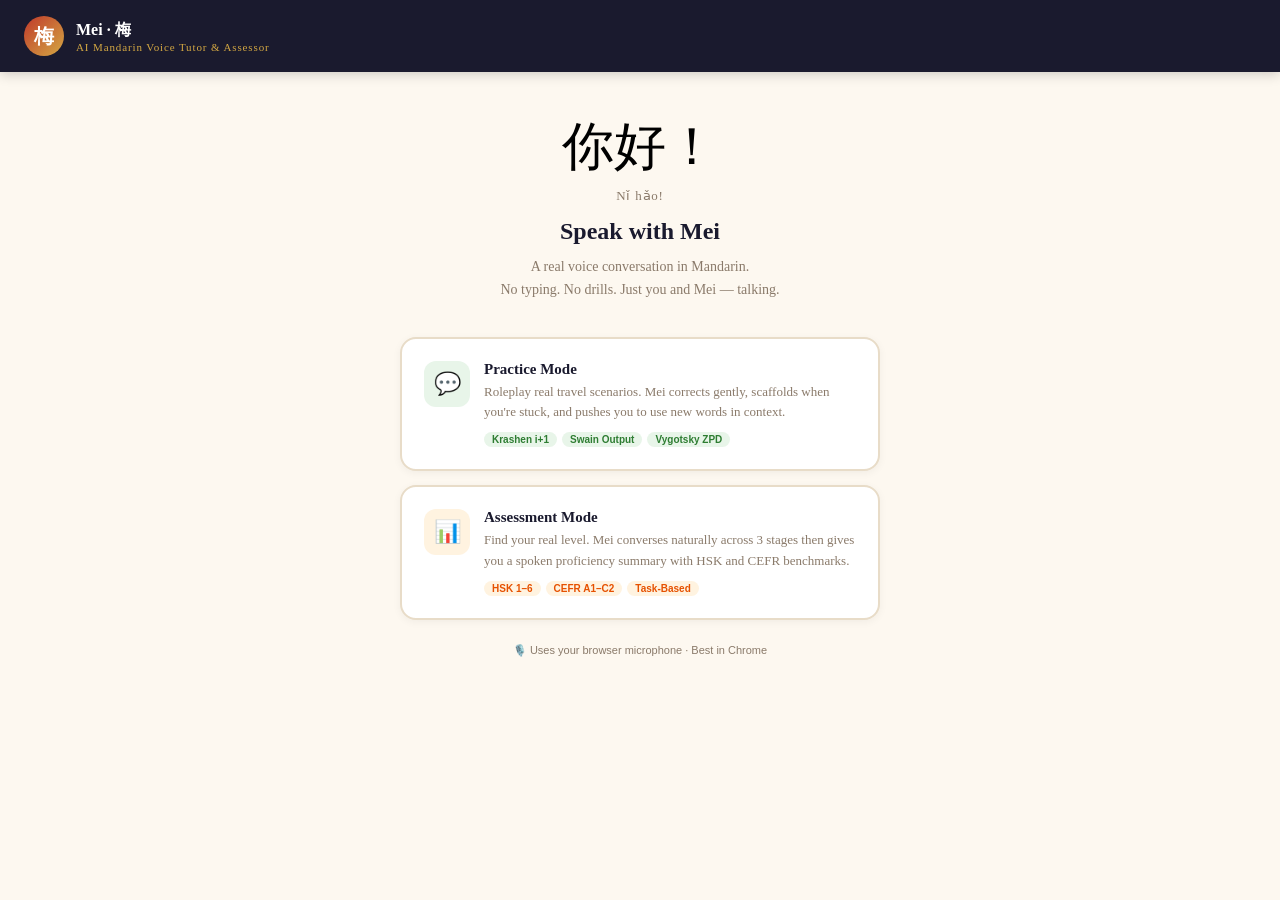
<file: mei.html>
<!DOCTYPE html>
<html lang="en">
<head>
  <meta charset="UTF-8" />
  <meta name="viewport" content="width=device-width, initial-scale=1.0" />
  <title>Mei · 梅 — Mandarin Voice Tutor</title>
  <style>
    * { box-sizing: border-box; margin: 0; padding: 0; }

    body {
      font-family: Georgia, 'Times New Roman', serif;
      background: #fdf8f0;
      min-height: 100vh;
      display: flex;
      flex-direction: column;
      align-items: center;
    }

    @keyframes pulse-ring {
      0%   { transform: scale(1);    opacity: 0.6; }
      100% { transform: scale(1.65); opacity: 0;   }
    }

    @keyframes fadeIn {
      from { opacity: 0; transform: translateY(6px); }
      to   { opacity: 1; transform: translateY(0);   }
    }

    /* ── HEADER ── */
    #header {
      width: 100%;
      background: #1a1a2e;
      padding: 16px 24px;
      display: flex;
      align-items: center;
      justify-content: space-between;
      box-shadow: 0 2px 12px rgba(0,0,0,0.2);
      position: sticky;
      top: 0;
      z-index: 10;
    }

    .header-left { display: flex; align-items: center; gap: 12px; }

    .mei-avatar {
      width: 40px; height: 40px; border-radius: 50%;
      background: linear-gradient(135deg, #c0392b, #d4a843);
      display: flex; align-items: center; justify-content: center;
      font-size: 20px; color: #fff; font-weight: 700;
      flex-shrink: 0;
    }

    .header-name  { color: #fff; font-weight: 700; font-size: 16px; }
    .header-sub   { color: #d4a843; font-size: 11px; letter-spacing: 0.08em; }
    .mode-badge   { font-size: 10px; font-weight: 700; letter-spacing: 0.1em;
                    padding: 2px 10px; border-radius: 20px; font-family: sans-serif; }

    #end-btn {
      background: transparent;
      border: 1px solid #8a7a6a;
      color: #8a7a6a;
      border-radius: 8px;
      padding: 6px 14px;
      font-size: 12px;
      font-family: sans-serif;
      cursor: pointer;
      display: none;
    }

    /* ── HOME SCREEN ── */
    #home-screen {
      max-width: 520px;
      width: 100%;
      padding: 40px 20px;
    }

    .hero { text-align: center; margin-bottom: 36px; }
    .hero-chinese { font-size: 52px; margin-bottom: 6px; }
    .hero-pinyin  { color: #8a7a6a; font-size: 13px; letter-spacing: 0.06em; margin-bottom: 14px; }
    .hero h1      { color: #1a1a2e; font-size: 24px; font-weight: 700; margin-bottom: 10px; }
    .hero p       { color: #8a7a6a; font-size: 14px; line-height: 1.65; }

    #browser-warning {
      display: none;
      margin-top: 14px;
      background: #fff3e0;
      border: 1px solid #ffcc80;
      border-radius: 10px;
      padding: 10px 14px;
      color: #e65100;
      font-size: 13px;
      font-family: sans-serif;
    }

    .cards { display: flex; flex-direction: column; gap: 14px; }

    .mode-card {
      background: #fff;
      border: 2px solid #e8dcc8;
      border-radius: 16px;
      padding: 22px;
      text-align: left;
      cursor: pointer;
      font-family: Georgia, serif;
      width: 100%;
      box-shadow: 0 2px 8px rgba(0,0,0,0.05);
      transition: all 0.2s;
    }
    .mode-card:hover { box-shadow: 0 4px 20px rgba(0,0,0,0.1); }
    .mode-card.practice:hover  { border-color: #c0392b; }
    .mode-card.assessment:hover { border-color: #d4a843; }

    .card-inner { display: flex; gap: 14px; align-items: flex-start; }

    .card-icon {
      width: 46px; height: 46px; border-radius: 12px;
      font-size: 22px; flex-shrink: 0;
      display: flex; align-items: center; justify-content: center;
    }

    .card-title { font-weight: 700; font-size: 15px; color: #1a1a2e; margin-bottom: 4px; }
    .card-desc  { color: #8a7a6a; font-size: 13px; line-height: 1.55; }

    .card-tags  { display: flex; gap: 5px; flex-wrap: wrap; margin-top: 10px; }
    .tag {
      font-size: 10px; padding: 2px 8px; border-radius: 20px;
      font-family: sans-serif; font-weight: 600;
    }

    .hint {
      text-align: center; margin-top: 24px;
      color: #8a7a6a; font-size: 11px; font-family: sans-serif;
    }

    /* ── SESSION SCREEN ── */
    #session-screen {
      display: none;
      flex-direction: column;
      width: 100%;
      max-width: 680px;
      height: calc(100vh - 73px);
    }

    /* Transcript */
    #transcript {
      flex: 1;
      overflow-y: auto;
      padding: 20px 16px 8px;
    }

    #transcript::-webkit-scrollbar { width: 4px; }
    #transcript::-webkit-scrollbar-thumb { background: #e8dcc8; border-radius: 4px; }

    .bubble-wrap {
      display: flex;
      align-items: flex-end;
      gap: 8px;
      margin-bottom: 14px;
      animation: fadeIn 0.2s ease;
    }
    .bubble-wrap.user  { flex-direction: row-reverse; }

    .bubble-avatar {
      width: 32px; height: 32px; border-radius: 50%; flex-shrink: 0;
      background: linear-gradient(135deg, #c0392b, #d4a843);
      display: flex; align-items: center; justify-content: center;
      font-size: 14px;
    }

    .bubble {
      max-width: 74%;
      padding: 10px 14px;
      font-size: 14px;
      line-height: 1.65;
      box-shadow: 0 1px 4px rgba(0,0,0,0.07);
      white-space: pre-wrap;
      word-break: break-word;
    }
    .bubble.mei  {
      background: #fff9f0;
      color: #2c2c2c;
      border-radius: 16px 16px 16px 4px;
      border: 1px solid #e8dcc8;
    }
    .bubble.user {
      background: #1a1a2e;
      color: #fdf8f0;
      border-radius: 16px 16px 4px 16px;
    }
    .bubble.interim { opacity: 0.55; font-style: italic; }

    #preparing {
      text-align: center;
      color: #8a7a6a;
      font-size: 13px;
      font-family: sans-serif;
      margin-top: 48px;
    }

    #error-box {
      display: none;
      background: #fff0f0;
      border: 1px solid #ffcccc;
      border-radius: 10px;
      padding: 10px 14px;
      color: #c0392b;
      font-size: 13px;
      font-family: sans-serif;
      margin-bottom: 10px;
    }

    /* Voice control */
    #voice-control {
      background: #f0e8d8;
      border-top: 1px solid #e8dcc8;
      padding: 28px 20px 34px;
      flex-shrink: 0;
      display: flex;
      flex-direction: column;
      align-items: center;
      gap: 6px;
    }

    .orb-wrap { position: relative; display: inline-flex; }

    .pulse {
      position: absolute;
      inset: -10px;
      border-radius: 50%;
      border: 2px solid transparent;
      animation: pulse-ring 1.3s ease-out infinite;
      pointer-events: none;
    }
    .pulse.listen  { border-color: #e74c3c; }
    .pulse.speak   { border-color: #4caf50; }

    #orb {
      width: 92px; height: 92px; border-radius: 50%;
      border: none; font-size: 34px;
      cursor: pointer;
      box-shadow: 0 6px 28px rgba(0,0,0,0.28);
      transition: transform 0.15s, background 0.2s;
      display: flex; align-items: center; justify-content: center;
    }
    #orb:disabled { cursor: not-allowed; }

    #orb-label {
      color: #8a7a6a;
      font-size: 13px;
      font-family: sans-serif;
      margin-top: 4px;
    }

    #voice-hint {
      color: #8a7a6a;
      font-size: 11px;
      font-family: sans-serif;
      margin-top: 4px;
      text-align: center;
    }
  </style>
</head>
<body>

<!-- HEADER -->
<div id="header">
  <div class="header-left">
    <div class="mei-avatar">梅</div>
    <div>
      <div class="header-name">Mei · 梅</div>
      <div class="header-sub" id="header-sub">AI Mandarin Voice Tutor & Assessor</div>
    </div>
  </div>
  <button id="end-btn" onclick="resetSession()">End Session</button>
</div>

<!-- HOME SCREEN -->
<div id="home-screen">
  <div class="hero">
    <div class="hero-chinese">你好！</div>
    <div class="hero-pinyin">Nǐ hǎo!</div>
    <h1>Speak with Mei</h1>
    <p>A real voice conversation in Mandarin.<br>No typing. No drills. Just you and Mei — talking.</p>
    <div id="browser-warning">⚠️ Voice recognition not supported. Please use Chrome or Edge.</div>
  </div>

  <div class="cards">
    <button class="mode-card practice" onclick="startSession('practice')">
      <div class="card-inner">
        <div class="card-icon" style="background:#e8f5e9">💬</div>
        <div>
          <div class="card-title">Practice Mode</div>
          <div class="card-desc">Roleplay real travel scenarios. Mei corrects gently, scaffolds when you're stuck, and pushes you to use new words in context.</div>
          <div class="card-tags">
            <span class="tag" style="background:#e8f5e9;color:#2e7d32">Krashen i+1</span>
            <span class="tag" style="background:#e8f5e9;color:#2e7d32">Swain Output</span>
            <span class="tag" style="background:#e8f5e9;color:#2e7d32">Vygotsky ZPD</span>
          </div>
        </div>
      </div>
    </button>

    <button class="mode-card assessment" onclick="startSession('assessment')">
      <div class="card-inner">
        <div class="card-icon" style="background:#fff3e0">📊</div>
        <div>
          <div class="card-title">Assessment Mode</div>
          <div class="card-desc">Find your real level. Mei converses naturally across 3 stages then gives you a spoken proficiency summary with HSK and CEFR benchmarks.</div>
          <div class="card-tags">
            <span class="tag" style="background:#fff3e0;color:#e65100">HSK 1–6</span>
            <span class="tag" style="background:#fff3e0;color:#e65100">CEFR A1–C2</span>
            <span class="tag" style="background:#fff3e0;color:#e65100">Task-Based</span>
          </div>
        </div>
      </div>
    </button>
  </div>

  <p class="hint">🎙️ Uses your browser microphone · Best in Chrome</p>
</div>

<!-- SESSION SCREEN -->
<div id="session-screen">
  <div id="transcript">
    <div id="preparing">Mei is preparing…</div>
    <div id="error-box"></div>
    <div id="bottom-anchor"></div>
  </div>

  <div id="voice-control">
    <div class="orb-wrap">
      <div class="pulse" id="pulse-listen" style="display:none"></div>
      <div class="pulse" id="pulse-speak"  style="display:none"></div>
      <button id="orb" onclick="handleOrb()">🎙️</button>
    </div>
    <div id="orb-label">Tap to speak</div>
    <div id="voice-hint">Speak Chinese, pinyin, or English — all accepted</div>
  </div>
</div>

<script>
// ─── CONFIG ────────────────────────────────────────────────────────────────────
const SYSTEM_PROMPT = `You are Mei (梅), a warm, patient, and gently challenging Mandarin Chinese tutor and language assessor. You have the energy of a knowledgeable friend — encouraging but honest, never condescending.

LEARNER PROFILE:
- Native language: Vietnamese (understands tonal language concept)
- Current level: Rusty elementary — knows greetings, self-introduction, basic nouns
- Goal: Travel and daily life in China
- Learning style: Needs OUTPUT opportunities, real conversation, not drills
- Input method: VOICE — learner is speaking, not typing

CRITICAL VOICE RULES:
- Keep ALL responses under 60 words. You are speaking aloud, not writing.
- No bullet points, no lists, no markdown. Speak in natural sentences only.
- Always say Chinese phrases aloud naturally, they will be spoken by text-to-speech.
- After saying something in Chinese, say it again in pinyin so learner can follow.
- Never say "I notice" or "I can see" — you are listening, not reading.

PRACTICE MODE (Krashen i+1, Swain Output, Vygotsky ZPD, CLT):
- Propose a travel scenario and run it as natural spoken roleplay
- Speak at HSK 1-2 level, one level above learner's demonstrated level
- When learner makes an error: acknowledge intent first, give ONE scaffold, then correct briefly, move on
- Push with a follow-up question when they respond correctly
- Maximum one correction per exchange — keep conversation flowing
- Accept any input — broken Chinese, pinyin, English mixed — and work with it

ASSESSMENT MODE (HSK, CEFR, Task-Based):
- Run 3 stages: Social then Functional then Complex problem
- Do NOT correct during assessment — observe only
- After stage 3, give a SHORT spoken summary: estimated level, top 2 gaps, one recommendation
- Keep assessment report spoken and conversational, no written lists

UNIVERSAL RULES:
- Be Mei — warm, real, never robotic
- Short sentences. Natural pauses implied by punctuation.
- If learner seems frustrated say: 这很难！Zhè hěn nán. This is hard, you are doing well.
- You genuinely care if this person can order dumplings in Beijing someday.`;

const MODE_PROMPTS = {
  practice:   "ACTIVE MODE: PRACTICE. Greet the learner warmly by voice, then propose 2 travel scenario options to choose from. Keep it under 40 words. Speak naturally as if talking, not writing.",
  assessment: "ACTIVE MODE: ASSESSMENT. Greet the learner warmly, explain you will have a natural conversation across 3 short stages to understand their level, then begin Stage 1 naturally. Under 50 words."
};

// ─── STATE ─────────────────────────────────────────────────────────────────────
let currentMode     = null;
let voiceState      = "idle";   // idle | listening | thinking | speaking
let messages        = [];       // full API conversation history
let recognition     = null;
const synth         = window.speechSynthesis;

// ─── HELPERS ───────────────────────────────────────────────────────────────────
function stripMarkdown(text) {
  return text
    .replace(/#{1,6}\s/g, "")
    .replace(/\*\*(.*?)\*\*/g, "$1")
    .replace(/\*(.*?)\*/g, "$1")
    .replace(/`(.*?)`/g, "$1")
    .replace(/^[-•]\s/gm, "")
    .replace(/^\d+\.\s/gm, "")
    .trim();
}

function scrollBottom() {
  const anchor = document.getElementById("bottom-anchor");
  if (anchor) anchor.scrollIntoView({ behavior: "smooth" });
}

function showError(msg) {
  const box = document.getElementById("error-box");
  box.textContent = msg;
  box.style.display = "block";
  scrollBottom();
}

function hideError() {
  document.getElementById("error-box").style.display = "none";
}

// ─── ORB STATE MACHINE ─────────────────────────────────────────────────────────
const ORB_CONFIGS = {
  idle:      { bg: "linear-gradient(135deg,#1a1a2e,#2d2d4e)", icon: "🎙️", label: "Tap to speak",                    disabled: false },
  listening: { bg: "linear-gradient(135deg,#c0392b,#e74c3c)", icon: "⏹",  label: "Listening… tap to stop",          disabled: false },
  thinking:  { bg: "linear-gradient(135deg,#555,#888)",        icon: "✦",  label: "Mei is thinking…",               disabled: true  },
  speaking:  { bg: "linear-gradient(135deg,#1a6b3a,#2e7d32)", icon: "🔊", label: "Mei is speaking… tap to interrupt", disabled: false },
};

function setVoiceState(state) {
  voiceState = state;
  const cfg = ORB_CONFIGS[state];
  const orb = document.getElementById("orb");
  orb.style.background = cfg.bg;
  orb.textContent      = cfg.icon;
  orb.disabled         = cfg.disabled;
  orb.style.transform  = state === "listening" ? "scale(1.1)" : "scale(1)";
  document.getElementById("orb-label").textContent = cfg.label;
  document.getElementById("pulse-listen").style.display = state === "listening" ? "block" : "none";
  document.getElementById("pulse-speak").style.display  = state === "speaking"  ? "block" : "none";
}

// ─── TRANSCRIPT ────────────────────────────────────────────────────────────────
function addBubble(role, text, interim = false) {
  const preparing = document.getElementById("preparing");
  if (preparing) preparing.remove();

  const wrap = document.createElement("div");
  wrap.className = `bubble-wrap ${role}`;
  if (interim) wrap.id = "interim-bubble";

  if (role === "mei") {
    const avatar = document.createElement("div");
    avatar.className = "bubble-avatar";
    avatar.textContent = "梅";
    wrap.appendChild(avatar);
  }

  const bubble = document.createElement("div");
  bubble.className = `bubble ${role}${interim ? " interim" : ""}`;
  bubble.textContent = text;
  wrap.appendChild(bubble);

  const anchor = document.getElementById("bottom-anchor");
  anchor.parentNode.insertBefore(wrap, anchor);
  scrollBottom();
  return wrap;
}

function removeInterim() {
  const existing = document.getElementById("interim-bubble");
  if (existing) existing.remove();
}

// ─── SPEAK ─────────────────────────────────────────────────────────────────────
function speakText(text) {
  synth.cancel();
  const clean = stripMarkdown(text);
  const utter = new SpeechSynthesisUtterance(clean);

  // Try to find a Chinese voice
  const voices = synth.getVoices();
  const zhVoice = voices.find(v =>
    v.lang.startsWith("zh") ||
    v.name.toLowerCase().includes("chinese") ||
    v.name.toLowerCase().includes("mandarin")
  );
  if (zhVoice) utter.voice = zhVoice;
  utter.rate  = 0.88;
  utter.pitch = 1.05;
  utter.lang  = "zh-CN";

  utter.onend   = () => setVoiceState("idle");
  utter.onerror = () => setVoiceState("idle");

  setVoiceState("speaking");
  synth.speak(utter);
}

// Voices load async in some browsers
if (synth.onvoiceschanged !== undefined) {
  synth.onvoiceschanged = () => {}; // trigger load
}

// ─── CALL MEI (API) ────────────────────────────────────────────────────────────
async function callMei(userText, isFirst = false) {
  setVoiceState("thinking");
  hideError();

  const apiMessages = isFirst
    ? [{ role: "user", content: MODE_PROMPTS[currentMode] }]
    : [...messages, { role: "user", content: userText }];

  try {
    const res = await fetch("https://api.anthropic.com/v1/messages", {
      method: "POST",
      headers: { "Content-Type": "application/json" },
      body: JSON.stringify({
        model: "claude-sonnet-4-6",
        max_tokens: 1000,
        system: SYSTEM_PROMPT,
        messages: apiMessages,
      }),
    });

    const data = await res.json();
    const reply = data?.content?.find(b => b.type === "text")?.text || "Sorry, I could not respond.";

    messages = [...apiMessages, { role: "assistant", content: reply }];
    addBubble("mei", reply);
    speakText(reply);

  } catch (e) {
    showError("Connection error — please check your internet and try again.");
    setVoiceState("idle");
  }
}

// ─── SPEECH RECOGNITION ────────────────────────────────────────────────────────
function startListening() {
  if (voiceState !== "idle") return;

  const SR = window.SpeechRecognition || window.webkitSpeechRecognition;
  if (!SR) { showError("Voice not supported — please use Chrome or Edge."); return; }

  recognition = new SR();
  recognition.continuous     = false;
  recognition.interimResults = true;
  recognition.lang           = "zh-CN";

  recognition.onstart = () => setVoiceState("listening");

  recognition.onresult = (e) => {
    let interim = "", final = "";
    for (let i = e.resultIndex; i < e.results.length; i++) {
      const t = e.results[i][0].transcript;
      if (e.results[i].isFinal) final += t;
      else interim += t;
    }

    removeInterim();
    if (interim) addBubble("user", interim, true);

    if (final) {
      removeInterim();
      addBubble("user", final);
      callMei(final);
    }
  };

  recognition.onerror = (e) => {
    if (e.error !== "no-speech" && e.error !== "aborted") {
      showError(`Mic error: ${e.error} — please allow microphone access.`);
    }
    removeInterim();
    setVoiceState("idle");
  };

  recognition.onend = () => {
    removeInterim();
    if (voiceState === "listening") setVoiceState("idle");
  };

  recognition.start();
}

function stopListening() {
  if (recognition) recognition.stop();
  removeInterim();
}

// ─── ORB CLICK ─────────────────────────────────────────────────────────────────
function handleOrb() {
  if      (voiceState === "idle")      startListening();
  else if (voiceState === "listening") stopListening();
  else if (voiceState === "speaking")  { synth.cancel(); setVoiceState("idle"); }
}

// ─── SESSION MANAGEMENT ────────────────────────────────────────────────────────
function startSession(mode) {
  currentMode = mode;
  messages    = [];

  // Switch screens
  document.getElementById("home-screen").style.display    = "none";
  document.getElementById("session-screen").style.display = "flex";
  document.getElementById("end-btn").style.display        = "block";

  // Update header badge
  const sub = document.getElementById("header-sub");
  if (mode === "practice") {
    sub.innerHTML = '<span class="mode-badge" style="background:#e8f5e9;color:#2e7d32">✦ PRACTICE MODE</span>';
  } else {
    sub.innerHTML = '<span class="mode-badge" style="background:#fff3e0;color:#e65100">◈ ASSESSMENT MODE</span>';
  }

  // Update voice hint
  document.getElementById("voice-hint").textContent = mode === "assessment"
    ? "Assessment in progress — speak naturally"
    : "Speak Chinese, pinyin, or English — all accepted";

  // Let Mei open
  setTimeout(() => callMei(null, true), 200);
}

function resetSession() {
  synth.cancel();
  if (recognition) recognition.stop();

  currentMode = null;
  messages    = [];
  voiceState  = "idle";

  // Clear transcript
  const transcript = document.getElementById("transcript");
  transcript.innerHTML = `
    <div id="preparing">Mei is preparing…</div>
    <div id="error-box" style="display:none"></div>
    <div id="bottom-anchor"></div>
  `;

  // Reset orb
  setVoiceState("idle");

  // Switch screens
  document.getElementById("session-screen").style.display = "none";
  document.getElementById("home-screen").style.display    = "block";
  document.getElementById("end-btn").style.display        = "none";
  document.getElementById("header-sub").textContent       = "AI Mandarin Voice Tutor & Assessor";
}

// ─── INIT ──────────────────────────────────────────────────────────────────────
(function init() {
  const supported = ("webkitSpeechRecognition" in window) || ("SpeechRecognition" in window);
  if (!supported) {
    document.getElementById("browser-warning").style.display = "block";
  }
  // Pre-load voices
  synth.getVoices();
})();
</script>
</body>
</html>
</file>
<file: ELCA/html5/data/css/output.min.css>
@font-face {
  font-family: 'LatoBold Charset1_ BoldC200C393';
  src: url('[data-uri]');
  font-style: normal;
  font-weight: bold;
}
@font-face {
  font-family: 'Lato Charset1_ 67pOXsOS31C128C9';
  src: url('[data-uri]');
  font-style: normal;
  font-weight: normal;
}
@font-face {
  font-family: 'ArialBold Charset1_BoldDF01BD50';
  src: url('[data-uri]');
  font-style: normal;
  font-weight: bold;
}
@font-face {
  font-family: 'Arial Charset1_ 5Y3d8lT58D39D6D';
  src: url('[data-uri]');
  font-style: normal;
  font-weight: normal;
}
@font-face {
  font-family: 'Courier NewBold ChaBold3957B672';
  src: url('[data-uri]');
  font-style: normal;
  font-weight: bold;
}
@font-face {
  font-family: 'Arial Charset0_v8wz5YMo9EE9FF07';
  src: url('[data-uri]');
  font-style: normal;
  font-weight: normal;
}
@font-face {
  font-family: 'ArialBold Charset0_Bold3D70FAD3';
  src: url('[data-uri]');
  font-style: normal;
  font-weight: bold;
}
@font-face {
  font-family: 'Courier NewBold ChaBold0C1A441E';
  src: url('[data-uri]');
  font-style: normal;
  font-weight: bold;
}
.cs-HTML {
  background: rgba(255, 255, 255, 1);
}
.cs-npnxnanbnsnfns10111000101 .cs-infopanel  {
  box-shadow: 0 1px 0 rgba(0, 0, 0, 0);
  background: rgba(255, 255, 255, 1);
}
.cs-npnxnanbnsnfns10111000101 .cs-infopanel .cs-link {
  color: rgba(88, 88, 88, 1);
}
.cs-npnxnanbnsnfns10111000101 .cs-infopanel .cs-link:hover {
  color: rgba(255, 255, 255, 1);
}
.cs-npnxnanbnsnfns10111000101 .cs-infopanel .cs-name {
  color: rgba(68, 68, 68, 1);
}
.cs-npnxnanbnsnfns10111000101 .cs-infopanel .cs-title {
  color: rgba(153, 153, 153, 1);
}
.cs-npnxnanbnsnfns10111000101 .cs-infopanelpopup  {
  box-shadow: 0 1px 0 rgba(0, 0, 0, 0);
  background: rgba(0, 0, 0, 0);
}
.cs-npnxnanbnsnfns10111000101 .cs-infopanelpopup .cs-link {
  color: rgba(255, 0, 0, 1);
}
.cs-npnxnanbnsnfns10111000101 .cs-infopanelpopup .cs-link:hover {
  color: rgba(255, 255, 255, 1);
}
.cs-npnxnanbnsnfns10111000101 .cs-infopanelpopup .cs-name {
  color: rgba(255, 255, 255, 1);
}
.cs-npnxnanbnsnfns10111000101 .cs-infopanelpopup .cs-bio {
  color: rgba(88, 88, 88, 1);
}
.cs-npnxnanbnsnfns10111000101 .cs-timer  {
  color: rgba(88, 88, 88, 1);
}
.cs-npnxnanbnsnfns10111000101 .cs-duration stop:first-child {
  stop-color: rgba(220, 220, 220, 1);
}
.cs-npnxnanbnsnfns10111000101 .cs-duration stop:last-child {
  stop-color: rgba(220, 220, 220, 1);
}
.cs-npnxnanbnsnfns10111000101 .cs-elapsed stop:first-child {
  stop-color: rgba(254, 227, 71, 1);
}
.cs-npnxnanbnsnfns10111000101 .cs-elapsed stop:last-child {
  stop-color: rgba(254, 227, 71, 1);
}
.cs-npnxnanbnsnfns10111000101 .cs-timer .cs-pie .cs-innerstroke {
  stroke: rgba(199, 199, 199, 1);
}
.cs-npnxnanbnsnfns10111000101 .cs-timer .cs-pie .cs-innerborder {
  stroke: rgba(255, 255, 255, 1);
}
.cs-npnxnanbnsnfns10111000101 .cs-window  {
  box-shadow: 0 8px 5px rgba(0, 0, 0, 0.2);
  border-color: rgba(49, 99, 0, 1);
  background: rgba(250, 250, 250, 1);
  color: rgba(70, 70, 70, 1);
}
.cs-npnxnanbnsnfns10111000101 .cs-window .cs-diva {
  border-color: rgba(0, 0, 0, 0);
}
.cs-npnxnanbnsnfns10111000101 .cs-window .cs-divb {
  border-color: rgba(0, 0, 0, 0);
}
.cs-npnxnanbnsnfns10111000101 .cs-editor .cs-editor-slide {
  color: rgba(255, 255, 255, 1);
}
.cs-npnxnanbnsnfns10111000101 .cs-editor .cs-editor-html {
  color: rgba(70, 70, 70, 1);
}
.cs-npnxnanbnsnfns10111000101 .cs-editor .cs-editor-button {
  text-shadow: 0 1px 0 rgba(0, 0, 0, 0);
  color: rgba(255, 255, 255, 1);
  border-color: rgba(33, 68, 0, 1);
  background: rgba(60, 124, 0, 1);
}
.cs-npnxnanbnsnfns10111000101 .cs-editor .cs-editor-button:hover {
  background: rgba(66, 142, 0, 1);
}
.cs-npnxnanbnsnfns10111000101 .cs-editor .cs-editor-button:active {
  background: rgba(46, 93, 0, 1);
}
.cs-npnxnanbnsnfns10111000101 .cs-listitem  {
  color: rgba(70, 70, 70, 1);
  border-color: none;
  border: 1px solid transparent;
}
.cs-npnxnanbnsnfns10111000101 .cs-listitem:hover {
  background: rgba(0, 0, 0, 0.05);
  border-color: rgba(142, 143, 142, 1) !important;
  border-width: 1px;
  border-radius: 2px;
  border-style: solid;
  box-sizing: border-box;
}
.cs-npnxnanbnsnfns10111000101 .cs-listitem.hover {
  background: rgba(0, 0, 0, 0.05);
  border-color: rgba(142, 143, 142, 1) !important;
  border-width: 1px;
  border-radius: 2px;
  border-style: solid;
  box-sizing: border-box;
}
.cs-npnxnanbnsnfns10111000101 .cs-glossary  {
  color: rgba(70, 70, 70, 1);
}
.cs-npnxnanbnsnfns10111000101 .cs-glossary .cs-scrolling-panel {
  background: rgba(0, 0, 0, 0);
}
.cs-npnxnanbnsnfns10111000101 .cs-glossary .cs-term.cs-selected .cs-choice-list-trigger {
  color: rgba(255, 255, 255, 1);
  background: rgba(255, 255, 255, 1);
}
.cs-npnxnanbnsnfns10111000101 .cs-glossary .cs-term.cs-selected .cs-choice-list-trigger:focus {
  color: rgba(255, 255, 255, 1);
  background: rgba(255, 255, 255, 1);
}
.cs-npnxnanbnsnfns10111000101 .cs-glossary .cs-term:hover .cs-choice-list-trigger {
  background: rgba(70, 70, 70, 1);
}
.cs-npnxnanbnsnfns10111000101 .cs-glossary .cs-term.hover .cs-choice-list-trigger {
  background: rgba(70, 70, 70, 1);
}
.cs-npnxnanbnsnfns10111000101 .cs-glossary .cs-term .cs-choice-list-trigger:focus {
  background: rgba(70, 70, 70, 1);
}
.cs-npnxnanbnsnfns10111000101 .cs-glossary .cs-diva {
  border-color: rgba(0, 0, 0, 0);
}
.cs-npnxnanbnsnfns10111000101 .cs-glossary .cs-divb {
  border-color: rgba(0, 0, 0, 0);
}
.cs-npnxnanbnsnfns10111000101 .cs-glossary .cs-divc {
  border-color: rgba(0, 0, 0, 0);
}
.cs-npnxnanbnsnfns10111000101 .cs-glossary .cs-heading {
  color: rgba(44, 47, 48, 1);
  font-weight: 700;
}
.note-content p span {
  color: rgba(70, 70, 70, 1);
  line-height: 1.4em;
  font-size: 103.769%;
}
.cs-npnxnanbnsnfns10111000101 .cs-resource .cs-separator {
  border-color: rgba(0, 0, 0, 0);
}
.cs-npnxnanbnsnfns10111000101 .cs-outline  {
  color: rgba(45, 45, 45, 1);
}
.cs-npnxnanbnsnfns10111000101 .cs-outline .cs-diva {
  border-color: rgba(0, 0, 0, 0);
}
.cs-npnxnanbnsnfns10111000101 .cs-outline .cs-divb {
  border-color: rgba(0, 0, 0, 0);
}
.cs-npnxnanbnsnfns10111000101 .cs-outline .cs-divc {
  border-color: rgba(0, 0, 0, 0);
}
.cs-npnxnanbnsnfns10111000101 .cs-outline .cs-search-filter:hover {
  color: rgba(0, 0, 0, 0);
}
.cs-npnxnanbnsnfns10111000101 .cs-outline .cs-search-filter.hover {
  color: rgba(0, 0, 0, 0);
}
.cs-npnxnanbnsnfns10111000101 .cs-transcript  {
  color: rgba(255, 255, 255, 1);
}
.cs-npnxnanbnsnfns10111000101 .cs-transcript .cs-div {
  border-color: rgba(0, 0, 0, 0);
}
.cs-npnxnanbnsnfns10111000101 .cs-tabs:not(.topmenu-item) {
  color: rgba(39, 43, 44, 1);
}
.cs-npnxnanbnsnfns10111000101 .cs-tabs .cs-inner-button:not(.topmenu-item) {
  text-shadow: 0 1px 0 rgba(0, 0, 0, 0);
}
.cs-npnxnanbnsnfns10111000101 .cs-tabs:hover:not(.topmenu-item) {
  color: rgba(39, 43, 44, 1);
}
.cs-npnxnanbnsnfns10111000101 .cs-tabs.cs-selected {
  background: rgba(0, 0, 0, 0);
  color: rgba(39, 43, 44, 1);
}
.cs-npnxnanbnsnfns10111000101 .cs-seekcontrol  {
  background: rgba(0, 0, 0, 0);
  border-color: rgba(0, 0, 0, 0);
}
.cs-npnxnanbnsnfns10111000101 .cs-seekcontrol .cs-button:hover .cs-icon {
  fill: rgba(255, 255, 255, 1);
}
.cs-npnxnanbnsnfns10111000101 .cs-seekcontrol .cs-button.hover .cs-icon {
  fill: rgba(255, 255, 255, 1);
}
.cs-npnxnanbnsnfns10111000101 .cs-seekcontrol .cs-button .cs-icon-shadow {
  fill: rgba(0, 0, 0, 0);
}
.cs-npnxnanbnsnfns10111000101 .cs-seekcontrol .cs-button .cs-icon {
  fill: rgba(140, 140, 140, 1);
}
.cs-npnxnanbnsnfns10111000101 .cs-seekcontrol .cs-seek .cs-fill {
  background: rgba(255, 255, 255, 0.6);
}
.cs-npnxnanbnsnfns10111000101 .cs-seekcontrol .cs-seek {
  background: rgba(142, 143, 142, 1);
  border-color: rgba(0, 0, 0, 0);
}
.cs-npnxnanbnsnfns10111000101 .cs-searchinput .cs-input {
  color: rgba(70, 70, 70, 1);
  border-color: rgba(0, 0, 0, 0);
  background: rgba(0, 0, 0, 0.05);
}
.cs-npnxnanbnsnfns10111000101 .cs-searchinput .cs-input:focus {
  color: rgba(44, 47, 48, 1);
  background: rgba(41, 41, 41, 1);
}
.cs-npnxnanbnsnfns10111000101 .cs-searchinput .cs-input:hover {
  box-shadow: inset 0 0 1px 0 rgba(69, 126, 19, 0);
}
.cs-npnxnanbnsnfns10111000101 .cs-searchinput .cs-input.hover {
  box-shadow: inset 0 0 1px 0 rgba(69, 126, 19, 0);
}
.cs-npnxnanbnsnfns10111000101 .cs-searchinput .cs-button .cs-icon {
  fill: rgba(88, 88, 88, 1);
}
.cs-npnxnanbnsnfns10111000101 .cs-searchinput .cs-button:hover {
  fill: rgba(63, 133, 0, 1);
}
.cs-npnxnanbnsnfns10111000101 .cs-searchinput .cs-button.hover {
  fill: rgba(63, 133, 0, 1);
}
.cs-npnxnanbnsnfns10111000101 .cs-menu  {
  box-shadow: 0 1px 0 rgba(0, 0, 0, 0);
  background: rgba(250, 250, 250, 1);
}
.cs-npnxnanbnsnfns10111000101 .cs-topmenu-item.active .cs-tab {
  background: rgba(250, 250, 250, 1);
}
.cs-npnxnanbnsnfns10111000101 .cs-logo  {
  box-shadow: 0 1px 0 rgba(37, 75, 0, 1);
  background: rgba(255, 255, 255, 0);
}
.cs-npnxnanbnsnfns10111000101 .cs-checkbox  {
  color: rgba(255, 255, 255, 1);
}
.cs-npnxnanbnsnfns10111000101 .cs-checkbox:hover {
  border-color: rgba(175, 221, 130, 1);
}
.cs-npnxnanbnsnfns10111000101 .cs-checkbox.hover {
  border-color: rgba(175, 221, 130, 1);
}
.cs-npnxnanbnsnfns10111000101 .cs-checkbox .cs-box {
  color: rgba(255, 255, 255, 1);
  border-color: rgba(42, 83, 0, 1);
}
.cs-npnxnanbnsnfns10111000101 .cs-checkbox .cs-box:checked::after {
  color: rgba(43, 196, 0, 1);
}
.cs-npnxnanbnsnfns10111000101 .cs-button  {
  text-shadow: 0 1px 0 rgba(0, 0, 0, 0);
  color: rgba(88, 88, 88, 1);
  border-color: rgba(0, 0, 0, 0);
  background: rgba(0, 0, 0, 0);
  box-shadow: 0 1px 0 rgba(0, 0, 0, 0);
}
.cs-npnxnanbnsnfns10111000101 .cs-button .cs-icon {
  fill: rgba(88, 88, 88, 1);
}
.cs-npnxnanbnsnfns10111000101 .cs-button .cs-icon-shadow {
  fill: rgba(0, 0, 0, 0);
}
.cs-npnxnanbnsnfns10111000101 .cs-button:hover {
  background: rgba(39, 43, 44, 1);
}
.cs-npnxnanbnsnfns10111000101 .cs-button.hover {
  background: rgba(39, 43, 44, 1);
}
.cs-npnxnanbnsnfns10111000101 .cs-button:active {
  background: rgba(0, 0, 0, 0);
}
.cs-npnxnanbnsnfns10111000101 .cs-button.cs-disabled:hover {
  background: rgba(0, 0, 0, 0);
}
.cs-npnxnanbnsnfns10111000101 .cs-button.cs-disabled.hover {
  background: rgba(0, 0, 0, 0);
}
.cs-npnxnanbnsnfns10111000101 .cs-button.cs-disabled:active {
  background: rgba(0, 0, 0, 0);
}
.cs-npnxnanbnsnfns10111000101 .cs-button.cs-volume:hover {
  background: rgba(0, 0, 0, 0);
}
.cs-npnxnanbnsnfns10111000101 .cs-button.cs-volume.hover {
  background: rgba(0, 0, 0, 0);
}
.cs-npnxnanbnsnfns10111000101 .cs-button.cs-volume:active {
  background: rgba(0, 0, 0, 0);
}
.cs-npnxnanbnsnfns10111000101.cs-base  {
  color: rgba(88, 88, 88, 1);
  border-color: rgba(255, 255, 255, 0);
  background: rgba(255, 255, 255, 1);
}
.cs-npnxnanbnsnfns10111000101.cs-base .cs-separator .cs-diva {
  background: rgba(250, 250, 250, 1);
}
.cs-npnxnanbnsnfns10111000101.cs-base .cs-separator .cs-divb {
  background: rgba(0, 0, 0, 0);
}
.cs-npnxnanbnsnfns10111000101.cs-base .cs-topmenu-item.active .cs-tab {
  border-color: rgba(250, 250, 250, 1);
}
.cs-npnxnanbnsnfns10111000101.cs-base .cs-topmenu-item.active .cs-panel {
  border-color: rgba(250, 250, 250, 1);
}
.cs-npnxnanbnsnfns10111000101.cs-base .cs-left {
  background: rgba(250, 250, 250, 1);
}
.cs-npnxnanbnsnfns10111000101.cs-base .cs-area-primary .cs-slide-container {
  background: rgba(255, 255, 255, 1);
}
.cs-npnxnanbnsnfns10111000101.cs-base.cs-custom-theme .cs-brandhighlight-bg {
  background: rgba(72, 147, 184, 1) !important;
}
.cs-npnxnanbnsnfns10111000101.cs-base.cs-custom-theme .cs-brandhighlight-secondary-bg {
  background: rgba(72, 147, 184, 1) !important;
}
.cs-npnxnanbnsnfns10111000101.cs-base.cs-custom-theme .cs-brandhighlight-border {
  border-color: rgba(72, 147, 184, 1) !important;
}
.cs-npnxnanbnsnfns10111000101.cs-base.cs-custom-theme .cs-brandhighlight-text {
  color: rgba(72, 147, 184, 1) !important;
}
.cs-npnxnanbnsnfns10111000101.cs-base.cs-custom-theme .cs-brandhighlight-fill {
  fill: rgba(72, 147, 184, 1) !important;
}
.cs-npnxnanbnsnfns10111000101.cs-base.cs-custom-theme .cs-listitem.cs-selected {
  background-color: rgba(0, 0, 0, 0.05) !important;
}
.cs-npnxnanbnsnfns10111000101 .cs-volume::-moz-range-thumb {
  border-color: rgba(43, 85, 0, 1);
  box-shadow: inset 0 0 1px 0 rgba(43, 85, 0, 1);
  background: rgba(255, 255, 255, 1);
}
.cs-npnxnanbnsnfns10111000101 .cs-volume::-ms-thumb {
  border-color: rgba(43, 85, 0, 1);
  box-shadow: inset 0 0 1px 0 rgba(43, 85, 0, 1);
  background: rgba(255, 255, 255, 1);
}
.cs-npnxnanbnsnfns10111000101 .cs-volume::-webkit-slider-thumb {
  border-color: rgba(43, 85, 0, 1);
  box-shadow: inset 0 0 1px 0 rgba(43, 85, 0, 1);
  background: rgba(255, 255, 255, 1);
}
.cs-npnxnanbnsnfns10111000101 .cs-volume::-moz-range-track {
  border-color: rgba(66, 140, 1, 1);
  background: rgba(142, 143, 142, 1);
}
.cs-npnxnanbnsnfns10111000101 .cs-volume::-ms-track {
  border-color: rgba(66, 140, 1, 1);
  background: rgba(142, 143, 142, 1);
}
.cs-npnxnanbnsnfns10111000101 .cs-volume::-webkit-slider-runnable-track {
  border-color: rgba(66, 140, 1, 1);
  background: rgba(142, 143, 142, 1);
}
body.show-focus .tab-focus-box {
  box-shadow: 0 0 0 1px rgba(255, 255, 0, 1), 0 0 0 3px rgba(0, 32, 96, 1), 0 0 5px 5px rgba(255, 255, 0, 1);
  border-color: transparent;
  outline: 2px transparent solid;
}
.skipnav {
  box-shadow: 0 0 0 1px rgba(255, 255, 0, 1), 0 0 0 3px rgba(0, 32, 96, 1), 0 0 5px 5px rgba(255, 255, 0, 1);
  border-color: transparent;
  outline: 2px transparent solid;
}
.cs-npnxnanbnsnfns10111000101 .cs-listitem:hover {
  color: none;
}
.cs-npnxnanbnsnfns10111000101 .cs-listitem.hover {
  color: none;
}
.cs-npnxnanbnsnfns10111000101 .cs-listitem.cs-viewed {
  color: #464646;
}
.cs-npnxnanbnsnfns10111000101 .cs-listitem {
  color: #464646;
}
.cs-npnxnanbnsnfns10111000101 .cs-listitem:hover .cs-icon-carrot * {
  fill: none;
}
.cs-npnxnanbnsnfns10111000101 .cs-listitem.hover .cs-icon-carrot * {
  fill: none;
}
.cs-npnxnanbnsnfns10111000101 .cs-listitem .cs-icon-carrot {
  color: none;
  top: calc(3px);
}
.cs-npnxnanbnsnfns10111000101 .cs-listitem .cs-icon-carrot .cs-shadow {
  color: #2C2F30;
}
.cs-npnxnanbnsnfns10111000101 .item-collapsible .is-scene {
  color: #2C2F30 !important;
  font-weight: 700;
}
.cs-npnxnanbnsnfns10111000101 .is-scene .cs-icon-carrot * {
  color: #2C2F30 !important;
  font-weight: 700;
}
.cs-npnxnanbnsnfns10111000101 .is-scene:not(.outline-links-collapse) > a {
  color: #2C2F30;
}
.cs-npnxnanbnsnfns10111000101 .is-scene:not(.outline-links-collapse) .cs-icon-carrot * {
  fill: none !important;
  color: #2C2F30 !important;
}
.cs-npnxnanbnsnfns10111000101 .tabs, .cs-npnxnanbnsnfns10111000101 .cs-logo {
  border-bottom: 1px solid rgba(142, 143, 142, 1);
}
.cs-npnxnanbnsnfns10111000101 .area-secondary-wrapper:after {
  background-image: url('[data-uri]');
  background-size: 100%;
}
.cs-npnxnanbnsnfns10111000101 .panel-footer {
  background: #FAFAFA;
}
.cs-npnxnanbnsnfns10111000101 #outline-search {
  background: rgba(0, 0, 0, 0.05);
  border-color: rgba(142, 143, 142, 1);
  border-width: 1px;
  border-style: solid;
}
.cs-npnxnanbnsnfns10111000101 .topmenu-panel #outline-search {
  background: #EAEAEA;
}
.cs-npnxnanbnsnfns10111000101 .search-icon circle, .cs-npnxnanbnsnfns10111000101 .search-icon path {
  stroke: #585858;
}
.cs-npnxnanbnsnfns10111000101 #outline-search input[type   =search] {
  color: #2C2F30;
}
.cs-npnxnanbnsnfns10111000101 #outline-search ::-webkit-input-placeholder {
  color: #464646 !important;
}
.cs-npnxnanbnsnfns10111000101 #outline-search :-ms-input-placeholder {
  color: #464646 !important;
}
.cs-npnxnanbnsnfns10111000101 #outline-search ::-moz-placeholder {
  color: #464646 !important;
  opacity: 1;
}
.cs-npnxnanbnsnfns10111000101 .cs-topmenu-item.active, body:not(.is-touchable-tablet) .cs-npnxnanbnsnfns10111000101 .cs-topmenu-item:hover {
  color: #272B2C;
}
.cs-npnxnanbnsnfns10111000101 .cs-topmenu-item.button-tapped {
  color: #272B2C;
}
.cs-npnxnanbnsnfns10111000101 .cs-topmenu-item.active .cs-tab, .cs-npnxnanbnsnfns10111000101 .cs-topmenu-item .cs-tab {
  background: transparent !important;
  border: none !important;
}
.cs-npnxnanbnsnfns10111000101 .top-tabs-drop-icon div {
  background: #585858;
}
.cs-npnxnanbnsnfns10111000101 .cs-panel.topmenu-panel .panel-content, .cs-npnxnanbnsnfns10111000101 .top-tabs-drop {
  background: #FAFAFA;
}
.cs-npnxnanbnsnfns10111000101 .cs-topmenu-item.active .cs-panel {
  background: #FAFAFA;
}
.cs-npnxnanbnsnfns10111000101 .cs-menu.topmenu-panel, .cs-npnxnanbnsnfns10111000101 .top-tabs-drop {
  border: 1px solid rgba(250, 250, 250, 1) !important;
  border-radius: 3px;
}
.cs-npnxnanbnsnfns10111000101 .resources .resources-list a:hover {
  background: rgba(0, 0, 0, 0.05);
}
body:not(.is-touchable-tablet) .cs-npnxnanbnsnfns10111000101 .resources .resources-list a:hover {
  background: rgba(0, 0, 0, 0.05);
}
.cs-npnxnanbnsnfns10111000101 .resources .resources-list a.hover {
  background: rgba(0, 0, 0, 0.05);
}
body:not(.is-touchable-tablet) .cs-npnxnanbnsnfns10111000101 .resources .resources-list a.hover {
  background: rgba(0, 0, 0, 0.05);
}
.cs-npnxnanbnsnfns10111000101 .resources .resources-list a.button-tapped {
  background: rgba(0, 0, 0, 0.05);
}
.cs-npnxnanbnsnfns10111000101 .cs-icon path, .cs-npnxnanbnsnfns10111000101 .cs-icon rect, .cs-npnxnanbnsnfns10111000101 .cs-icon polygon, .cs-npnxnanbnsnfns10111000101 .menu-icon-wrapper.menu-icon-wrapper-hover path {
  fill: #585858;
}
.cs-npnxnanbnsnfns10111000101 .cs-icon .icon-stroke-only {
  fill: none !important;
  stroke: #585858 !important;
}
body:not(.is-touchable-tablet) .cs-npnxnanbnsnfns10111000101 .cs-button:hover .cs-icon path, body:not(.is-touchable-tablet) .cs-npnxnanbnsnfns10111000101 .cs-button:hover .cs-icon rect, body:not(.is-touchable-tablet) .cs-npnxnanbnsnfns10111000101 .cs-button:hover .cs-icon polygon {
  fill: #272B2C;
}
body:not(.is-touchable-tablet) .cs-npnxnanbnsnfns10111000101 .cs-tabs:hover .search-icon circle, body:not(.is-touchable-tablet) .cs-npnxnanbnsnfns10111000101 .cs-tabs:hover .search-icon path {
  stroke: #272B2C;
}
.cs-npnxnanbnsnfns10111000101 .cs-button.button-tapped .cs-icon path, .cs-npnxnanbnsnfns10111000101 .cs-button.button-tapped .cs-icon rect, .cs-npnxnanbnsnfns10111000101 .cs-button.button-tapped .cs-icon polygon {
  fill: #272B2C;
}
body:not(.is-touchable-tablet) .cs-npnxnanbnsnfns10111000101 .cs-button:hover .cs-icon .icon-stroke-only {
  fill: none !important;
  stroke: #272B2C !important;
}
.cs-npnxnanbnsnfns10111000101 .cs-button:button-tapped .cs-icon .icon-stroke-only {
  fill: none !important;
  stroke: #272B2C !important;
}
.cs-npnxnanbnsnfns10111000101 .menu-icon-wrapper.menu-icon-wrapper-hover svg path {
  fill: #272B2C;
}
.floating-sidebar:not(.sidebar-closed) .cs-npnxnanbnsnfns10111000101 #hamburger .menu-icon-wrapper svg path {
  fill: #BABBBA;
}
.floating-sidebar:not(.sidebar-closed) .cs-npnxnanbnsnfns10111000101 #hamburger .menu-icon-wrapper.menu-icon-wrapper-hover svg path {
  fill: #F8F8F8;
}
.cs-npnxnanbnsnfns10111000101 .volume .btn:before {
  background-image: url('[data-uri]');
}
.cs-npnxnanbnsnfns10111000101 .volume-track {
  background: #8E8F8E;
}
.cs-npnxnanbnsnfns10111000101 .volume-icon circle {
  stroke: #585858;
}
.cs-npnxnanbnsnfns10111000101 .cs-settings > .settings-panel {
  background: #FAFAFA;
  border: 1px solid rgba(250, 250, 250, 1) !important;
  border-radius: 3px;
}
.cs-npnxnanbnsnfns10111000101 .cs-settings > .panel-down-arrow {
  fill: #FAFAFA;
}
.cs-npnxnanbnsnfns10111000101 .switch-toggle .border {
  stroke: #919191;
}
.cs-npnxnanbnsnfns10111000101 .switch-toggle .thumb-off .thumb {
  fill: #585858;
}
.cs-npnxnanbnsnfns10111000101 .switch-toggle .thumb-on .track {
  fill: rgba(72, 147, 184, 0.3);
}
.cs-npnxnanbnsnfns10111000101 .switch-toggle .thumb-off .track {
  fill: rgba(233, 233, 233, 1);
}
.cs-npnxnanbnsnfns10111000101 .switch-label {
  color: #464646;
}
.cs-npnxnanbnsnfns10111000101 .cs-panel .scrollarea-btn:after {
  background: rgba(88, 88, 88, 0.8);
}
.scrollarea-scrollbar:hover .scrollarea-btn:after, .scrollarea-scrollbar.highlight-scrollbar .scrollarea-btn:after {
  background: rgba(88, 88, 88, 0.8);
}
.floating-sidebar .sidebar-overlay {
  background: rgba(0, 0, 0, 0.85);
}
.cs-npnxnanbnsnfns10111000101 .overlay-message {
  background: rgba(0, 0, 0, 0.85);
}
.cs-npnxnanbnsnfns10111000101 .top-ui-bg, .cs-npnxnanbnsnfns10111000101 .bottom-ui-bg, .cs-npnxnanbnsnfns10111000101 .right-ui-bg, .cs-npnxnanbnsnfns10111000101 .left-ui-bg {
  background: rgba(255, 255, 255, 0.8);
}
.cs-npnxnanbnsnfns10111000101 .circle-progress-bg {
  fill: #FFFFFF;
}
.cs-npnxnanbnsnfns10111000101 .circle-progress-well {
  fill: #8E8F8E;
}
.cs-npnxnanbnsnfns10111000101 .circle-progress-pie {
  stroke: #8E8F8E;
}
.cs-npnxnanbnsnfns10111000101 .lightbox .option-pane {
  background: rgba(255, 255, 255, 0.8);
}
.cs-npnxnanbnsnfns10111000101 .lightbox .option-pane:before {
  background: #FFFFFF;
}
.cs-npnxnanbnsnfns10111000101 .message-window {
  background: #FAFAFA;
  border: 1px solid rgba(70, 70, 70, 1) !important;
  border-radius: 3px;
}
.cs-npnxnanbnsnfns10111000101 .message-window-header p, .cs-npnxnanbnsnfns10111000101 .message-window-text {
  color: #464646;
}
.cs-npnxnanbnsnfns10111000101 .message-window-header p {
  border-bottom: 1px solid rgba(70, 70, 70, 1);
}
.cs-npnxnanbnsnfns10111000101 .message-window button.slide-object-button {
  border: 1px solid rgba(70, 70, 70, 1) !important;
}
.cs-npnxnanbnsnfns10111000101 .message-window button.slide-object-button:hover {
  background: rgba(0, 0, 0, 0.05) !important;
}
.message-window .slide-object-button tspan, .message-window .slide-object-button-text tspan {
  fill: #464646 !important;
}
body:not(.is-touchable-tablet) .cs-npnxnanbnsnfns10111000101 .cs-button:hover .text {
  color: #272B2C;
}
.cs-npnxnanbnsnfns10111000101 .cs-button.button-tapped .text {
  color: #272B2C;
}
.cs-npnxnanbnsnfns10111000101.cs-base {
  background: #FFFFFF;
}
.cs-npnxnanbnsnfns10111000101 .cs-menu {
  background: transparent;
}
.cs-npnxnanbnsnfns10111000101 .progress-bar .progress-bar-fill:after {
  background: #4893B8 !important;
}
.cs-npnxnanbnsnfns10111000101 .volume-dot {
  background: #4893B8 !important;
}
.fn-npnxnanbsnfns10111000101 {
  font-family: 'Lato22AB4CAF';
  -webkit-font-variant-ligatures: no-common-ligatures;
  font-variant-ligatures: no-common-ligatures;
}
.fn-pxabnsnfns10111000101 {
  font-family: 'Lato22AB4CAF';
  -webkit-font-variant-ligatures: no-common-ligatures;
  font-variant-ligatures: no-common-ligatures;
}
.fn-npxnabnsnfns10111000101 {
  font-family: 'Lato22AB4CAF';
  -webkit-font-variant-ligatures: no-common-ligatures;
  font-variant-ligatures: no-common-ligatures;
}
.fn-npnxnanbnsnfns10111000101 {
  font-family: 'Lato22AB4CAF';
  -webkit-font-variant-ligatures: no-common-ligatures;
  font-variant-ligatures: no-common-ligatures;
}
.fn-pxabnsnfns10111000100 {
  font-family: 'Lato22AB4CAF';
  -webkit-font-variant-ligatures: no-common-ligatures;
  font-variant-ligatures: no-common-ligatures;
}
@font-face {
  font-family: 'Lato22AB4CAF';
  src: url('[data-uri]');
  font-style: normal;
  font-weight: bold;
}
@font-face {
  font-family: 'Lato22AB4CAF';
  src: url('[data-uri]');
  font-style: normal;
  font-weight: normal;
}
.cs-ResumePromptSlide .cs-5sFp3rGmNuu-ResumePromptSlide-btn0 {
  color: rgba(255, 255, 255, 1);
  border-color: rgba(33, 68, 0, 1);
  background: rgba(60, 124, 0, 1);
  text-shadow: 0 1px 0 rgba(0, 0, 0, 0);
}
.cs-ResumePromptSlide .cs-5sFp3rGmNuu-ResumePromptSlide-btn0 .cs-html {
  color: rgba(70, 70, 70, 1);
}
.cs-ResumePromptSlide .cs-5sFp3rGmNuu-ResumePromptSlide-btn0 .cs-slide {
  border-color: rgba(255, 255, 255, 1);
}
.cs-ResumePromptSlide .cs-5sFp3rGmNuu-ResumePromptSlide-btn0:hover {
  background: rgba(66, 142, 0, 1);
}
.cs-ResumePromptSlide .cs-5sFp3rGmNuu-ResumePromptSlide-btn0:active {
  background: rgba(46, 93, 0, 1);
}
.cs-ResumePromptSlide .cs-5sFp3rGmNuu-ResumePromptSlide-btn1 {
  color: rgba(255, 255, 255, 1);
  border-color: rgba(33, 68, 0, 1);
  background: rgba(60, 124, 0, 1);
  text-shadow: 0 1px 0 rgba(0, 0, 0, 0);
}
.cs-ResumePromptSlide .cs-5sFp3rGmNuu-ResumePromptSlide-btn1 .cs-html {
  color: rgba(70, 70, 70, 1);
}
.cs-ResumePromptSlide .cs-5sFp3rGmNuu-ResumePromptSlide-btn1 .cs-slide {
  border-color: rgba(255, 255, 255, 1);
}
.cs-ResumePromptSlide .cs-5sFp3rGmNuu-ResumePromptSlide-btn1:hover {
  background: rgba(66, 142, 0, 1);
}
.cs-ResumePromptSlide .cs-5sFp3rGmNuu-ResumePromptSlide-btn1:active {
  background: rgba(46, 93, 0, 1);
}
.cs-ExternalInterfaceErrorSlide .cs-buttonOK {
  color: rgba(255, 255, 255, 1);
  border-color: rgba(33, 68, 0, 1);
  background: rgba(60, 124, 0, 1);
  text-shadow: 0 1px 0 rgba(0, 0, 0, 0);
}
.cs-ExternalInterfaceErrorSlide .cs-buttonOK .cs-html {
  color: rgba(70, 70, 70, 1);
}
.cs-ExternalInterfaceErrorSlide .cs-buttonOK .cs-slide {
  border-color: rgba(255, 255, 255, 1);
}
.cs-ExternalInterfaceErrorSlide .cs-buttonOK:hover {
  background: rgba(66, 142, 0, 1);
}
.cs-ExternalInterfaceErrorSlide .cs-buttonOK:active {
  background: rgba(46, 93, 0, 1);
}
</file>
